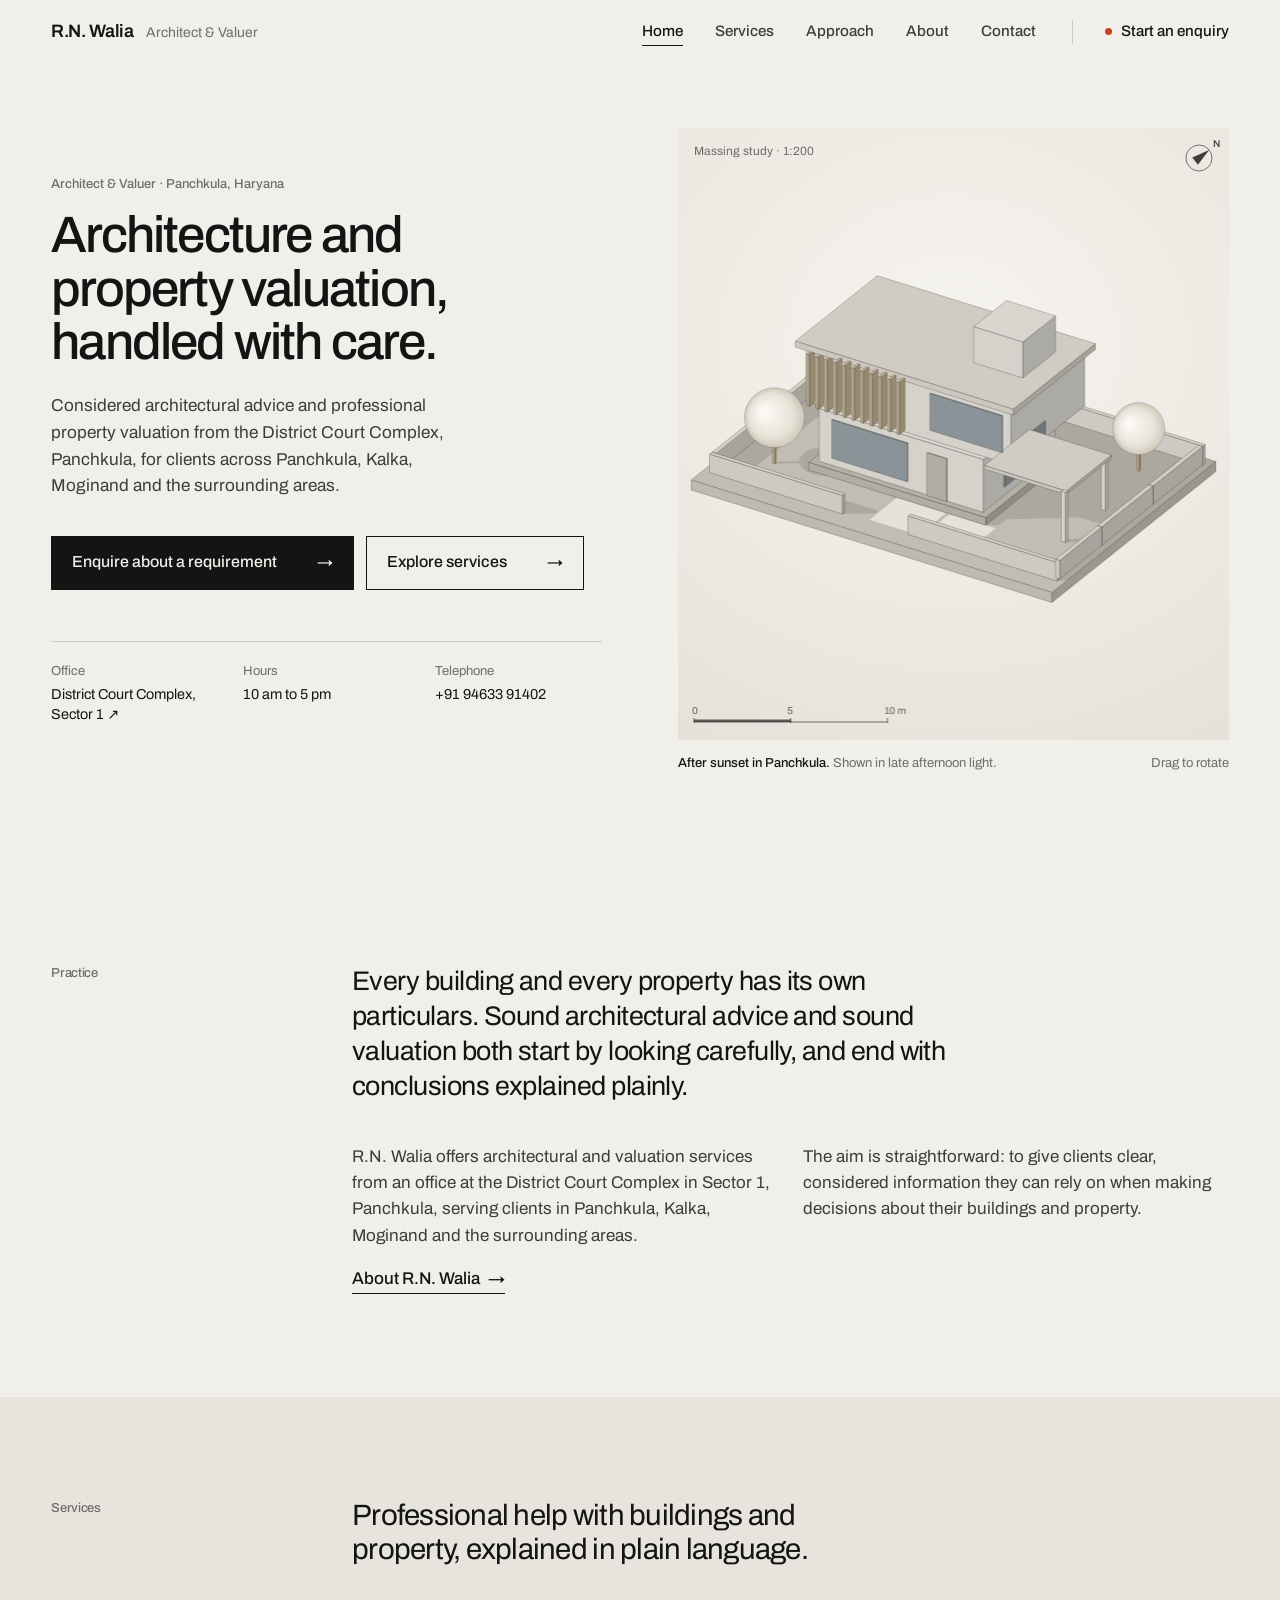
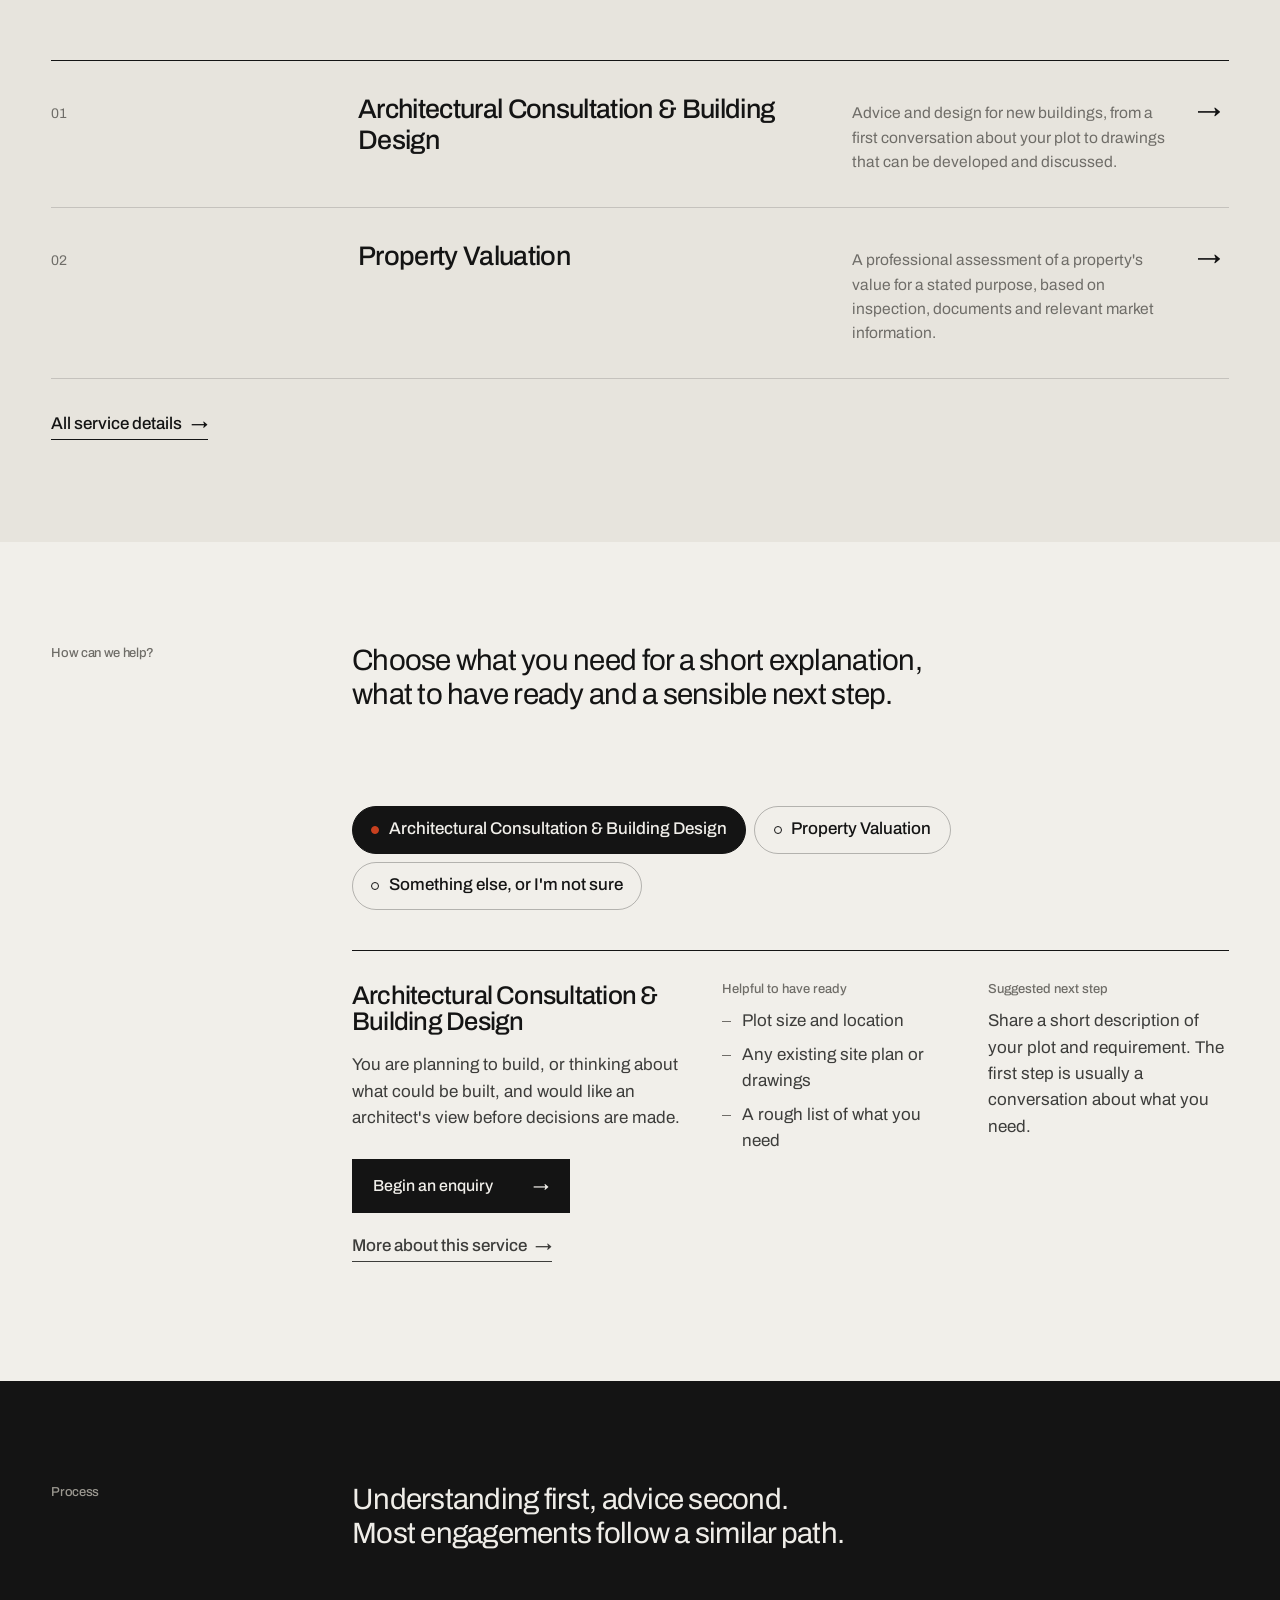
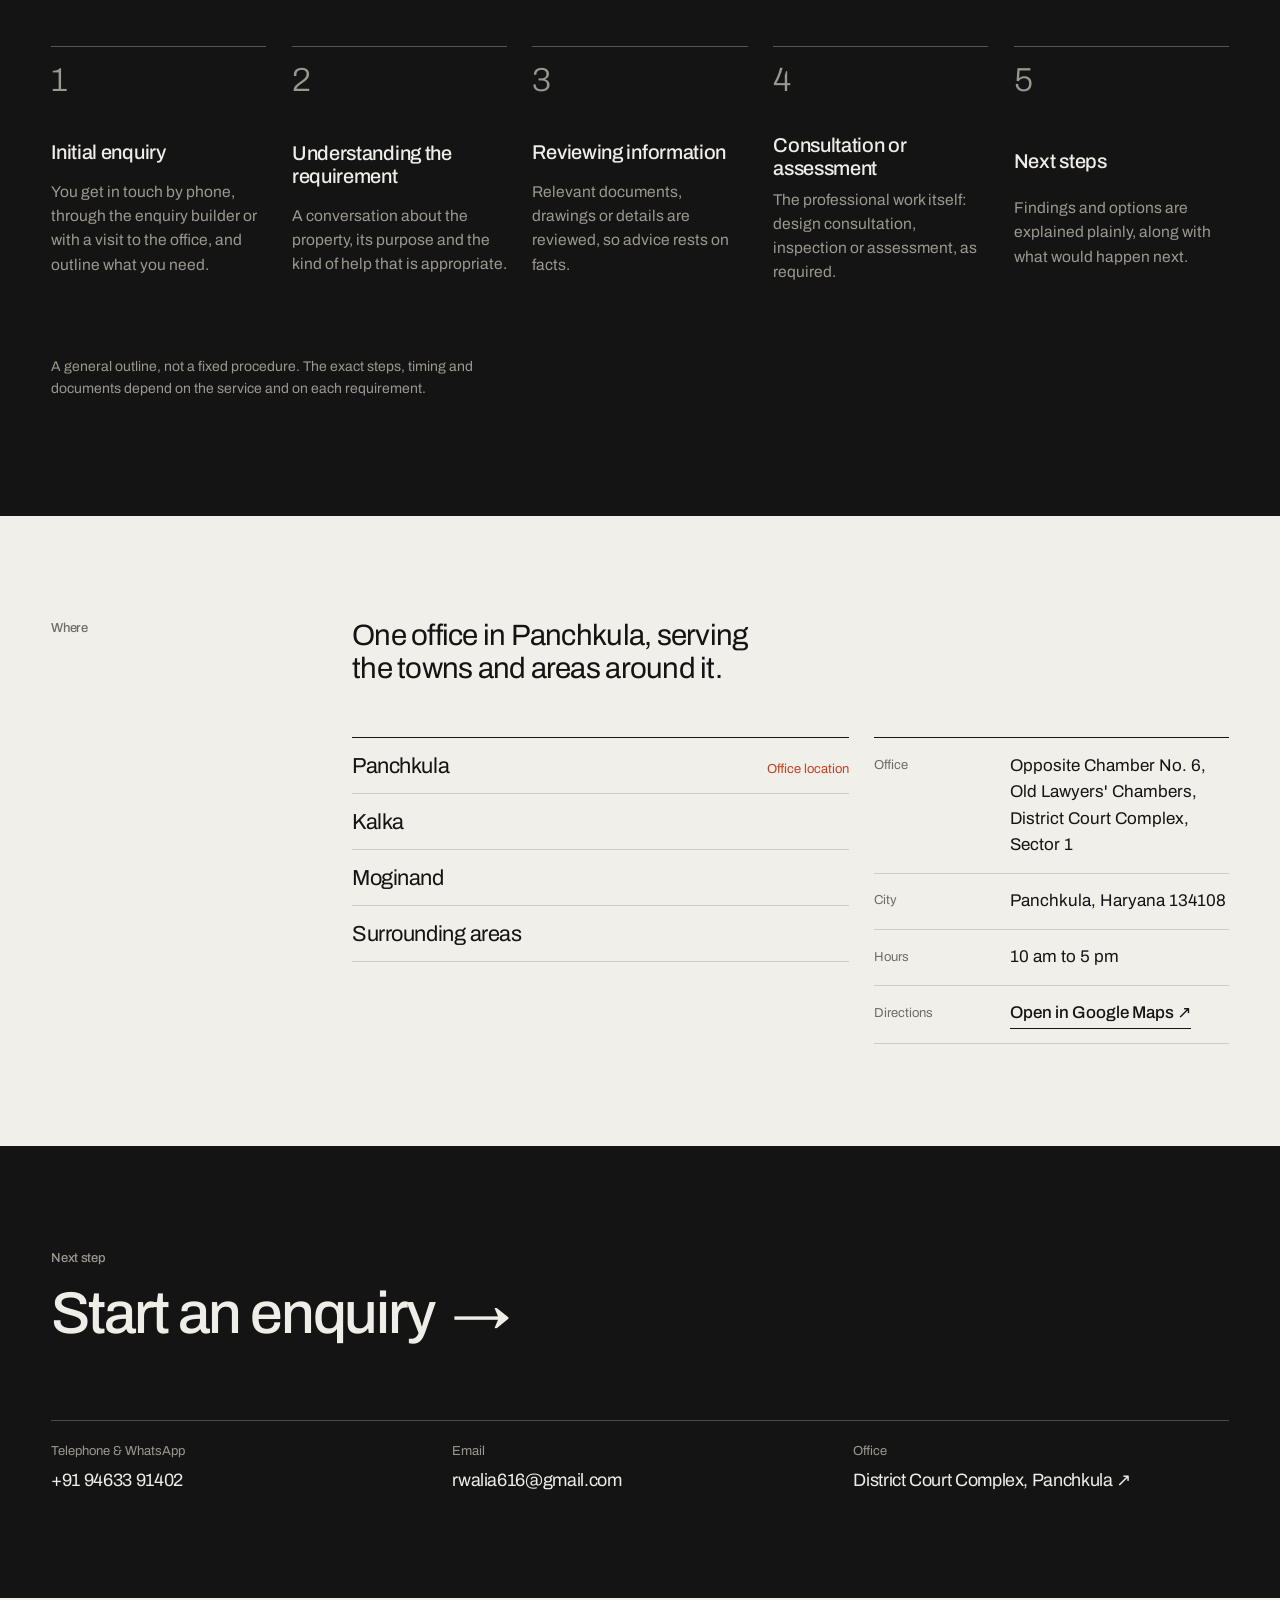
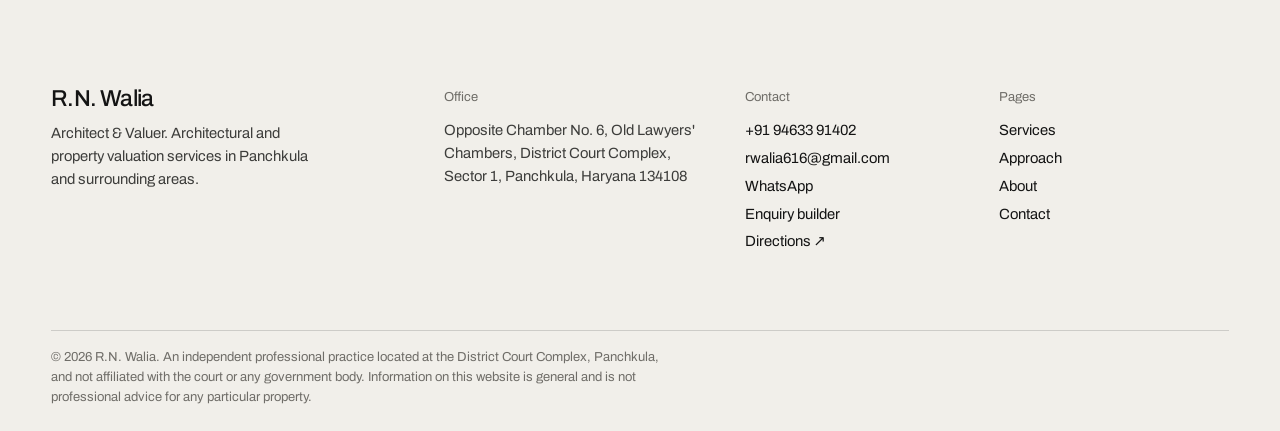
<file: index.html>
<!doctype html>
<html lang="en-IN">
<head>
<meta charset="utf-8">
<meta name="viewport" content="width=device-width, initial-scale=1">
<title>R.N. Walia | Architect &amp; Valuer in Panchkula, Haryana</title>
<meta name="description" content="R.N. Walia, Architect &amp; Valuer. Architectural consultation and property valuation from an office at the District Court Complex, Sector 1, Panchkula. Serving Panchkula, Kalka, Moginand and nearby areas.">
<link rel="canonical" href="https://nikeshwalia.github.io/rn-walia/">
<meta property="og:type" content="website">
<meta property="og:site_name" content="R.N. Walia, Architect &amp; Valuer">
<meta property="og:title" content="R.N. Walia, Architect &amp; Valuer, Panchkula">
<meta property="og:description" content="Architectural consultation and property valuation in Panchkula, Kalka, Moginand and surrounding areas.">
<meta property="og:url" content="https://nikeshwalia.github.io/rn-walia/">
<meta property="og:image" content="https://nikeshwalia.github.io/rn-walia/assets/img/og-image.png">
<meta property="og:image:width" content="1200">
<meta property="og:image:height" content="630">
<meta property="og:image:alt" content="R.N. Walia, Architect &amp; Valuer, Panchkula">
<meta property="og:locale" content="en_IN">
<meta name="twitter:card" content="summary_large_image">
<meta name="theme-color" content="#f1efea">
<link rel="icon" href="assets/img/favicon.svg" type="image/svg+xml">
<link rel="icon" href="assets/img/favicon-32.png" sizes="32x32" type="image/png">
<link rel="apple-touch-icon" href="assets/img/apple-touch-icon.png">
<link rel="manifest" href="site.webmanifest">
<link rel="preconnect" href="https://fonts.googleapis.com">
<link rel="preconnect" href="https://fonts.gstatic.com" crossorigin>
<link rel="stylesheet" href="https://fonts.googleapis.com/css2?family=Archivo:wdth,wght@62..125,300..700&amp;display=swap">
<link rel="stylesheet" href="assets/css/styles.css">
<script>document.documentElement.classList.add("js")</script>
</head>
<body data-page="home" data-dock>
<a class="skip-link" href="#main">Skip to content</a>
<div class="preview-bar" id="preview-bar" hidden></div>

<header class="site-header" id="site-header">
  <div class="wrap header-inner">
    <a class="brand" href="index.html" aria-label="R.N. Walia, Architect and Valuer, home page"><span class="brand-name">R.N. Walia</span><span class="brand-role">Architect &amp; Valuer</span></a>
    <nav class="site-nav" aria-label="Primary">
      <button class="nav-toggle" type="button" aria-expanded="false" aria-controls="nav-menu"><span class="nav-toggle-label">Menu</span><span class="nav-toggle-lines" aria-hidden="true"></span></button>
      <div class="nav-menu" id="nav-menu">
        <ul class="nav-list">
          <li><a href="index.html" data-nav="home">Home</a></li>
          <li><a href="services.html" data-nav="services">Services</a></li>
          <li><a href="approach.html" data-nav="approach">Approach</a></li>
          <li data-portfolio-link hidden><a href="portfolio.html" data-nav="portfolio">Portfolio</a></li>
          <li><a href="about.html" data-nav="about">About</a></li>
          <li><a href="contact.html" data-nav="contact">Contact</a></li>
        </ul>
        <div class="nav-extra">
          <a href="enquiry.html">Start an enquiry →</a>
          <a data-contact="phone" href="#" hidden><span data-contact-text></span></a>
          <a data-contact="email" href="#" hidden><span data-contact-text></span></a>
          <span>District Court Complex, Sector 1, Panchkula</span>
        </div>
        <a class="nav-cta" href="enquiry.html"><span class="dot" aria-hidden="true"></span>Start an enquiry</a>
      </div>
    </nav>
  </div>
</header>

<main id="main">

  <!-- Hero -->
  <section class="hero" aria-labelledby="hero-title">
    <div class="wrap hero-grid">
      <div class="hero-copy">
        <p class="label reveal">Architect &amp; Valuer · Panchkula, Haryana</p>
        <h1 id="hero-title" class="hero-title reveal" style="--i:1">Architecture and property valuation, handled with care.</h1>
        <p class="hero-lede reveal" style="--i:2">Considered architectural advice and professional property valuation from the District Court Complex, Panchkula, for clients across Panchkula, Kalka, Moginand and the surrounding areas.</p>
        <div class="h-cta reveal" style="--i:3">
          <a class="btn" href="enquiry.html">Enquire about a requirement <span class="arr" aria-hidden="true">→</span></a>
          <a class="btn btn-line" href="services.html">Explore services <span class="arr" aria-hidden="true">→</span></a>
        </div>
        <dl class="hero-facts reveal" style="--i:4">
          <div><dt>Office</dt><dd><a data-contact="directions" href="https://www.google.com/maps/dir/?api=1&amp;destination=District%20Court%20Complex%2C%20Sector%201%2C%20Panchkula%2C%20Haryana%20134108" target="_blank" rel="noopener">District Court Complex, Sector 1 ↗</a></dd></div>
          <div data-requires-hours hidden><dt>Hours</dt><dd data-hours-text></dd></div>
          <div data-requires-phone hidden><dt>Telephone</dt><dd><a data-contact="phone" href="#" hidden><span data-contact-text></span></a></dd></div>
        </dl>
      </div>
      <figure class="model-fig hero-visual reveal" style="--i:2">
        <div class="model" data-model>
          <canvas role="img" tabindex="0" aria-label="Interactive massing model of a two-storey house with shadows cast by the current sun over Panchkula. Drag, or use the arrow keys, to rotate."></canvas>
          <span class="model-tag">Massing study · 1:200</span>
        </div>
        <figcaption class="model-cap">
          <span data-sun-readout>Shadows follow the sun over Panchkula.</span>
          <span data-model-hint>Drag to rotate</span>
        </figcaption>
      </figure>
    </div>
  </section>

  <!-- Practice -->
  <section class="section statement" aria-labelledby="practice-h">
    <div class="wrap grid">
      <h2 id="practice-h" class="label c-label reveal">Practice</h2>
      <div class="c-main">
        <p class="t-statement reveal">Every building and every property has its own particulars. Sound architectural advice and sound valuation both start by looking carefully, and end with conclusions explained plainly.</p>
        <div class="prose reveal">
          <p>R.N. Walia offers architectural and valuation services from an office at the District Court Complex in Sector 1, Panchkula, serving clients in Panchkula, Kalka, Moginand and the surrounding areas.</p>
          <p>The aim is straightforward: to give clients clear, considered information they can rely on when making decisions about their buildings and property.</p>
        </div>
        <a class="link reveal" href="about.html">About R.N. Walia <span class="arr" aria-hidden="true">→</span></a>
      </div>
    </div>
  </section>

  <!-- Services -->
  <section class="section alt" aria-labelledby="services-h">
    <div class="wrap">
      <div class="grid section-title">
        <h2 id="services-h" class="label c-label reveal">Services</h2>
        <p class="t-l c-main-8 reveal">Professional help with buildings and property, explained in plain language.</p>
      </div>
      <ul class="index" id="service-index"></ul>
      <noscript><p>Please see the <a class="inline-link" href="services.html">services page</a>.</p></noscript>
      <div class="index-foot"><a class="link" href="services.html">All service details <span class="arr" aria-hidden="true">→</span></a></div>
    </div>
  </section>

  <!-- Guide -->
  <section class="section" aria-labelledby="guide-h">
    <div class="wrap">
      <div class="grid section-title">
        <h2 id="guide-h" class="label c-label reveal">How can we help?</h2>
        <p class="t-l c-main-8 reveal">Choose what you need for a short explanation, what to have ready and a sensible next step.</p>
      </div>
      <div class="grid" id="discover">
        <fieldset class="guide-opts c-main reveal">
          <legend class="visually-hidden">I am looking for help with</legend>
          <div class="chips"></div>
        </fieldset>
        <div class="guide-panel c-main reveal" aria-live="polite"></div>
      </div>
      <noscript><p>See the <a class="inline-link" href="services.html">services page</a> for details.</p></noscript>
    </div>
  </section>

  <!-- Process -->
  <section class="section dark" aria-labelledby="process-h">
    <div class="wrap">
      <div class="grid section-title">
        <h2 id="process-h" class="label c-label reveal">Process</h2>
        <p class="t-l c-main-8 reveal">Understanding first, advice second. Most engagements follow a similar path.</p>
      </div>
      <ol class="steps">
        <li class="step" style="--i:0"><h3>Initial enquiry</h3><p>You get in touch by phone, through the enquiry builder or with a visit to the office, and outline what you need.</p></li>
        <li class="step" style="--i:1"><h3>Understanding the requirement</h3><p>A conversation about the property, its purpose and the kind of help that is appropriate.</p></li>
        <li class="step" style="--i:2"><h3>Reviewing information</h3><p>Relevant documents, drawings or details are reviewed, so advice rests on facts.</p></li>
        <li class="step" style="--i:3"><h3>Consultation or assessment</h3><p>The professional work itself: design consultation, inspection or assessment, as required.</p></li>
        <li class="step" style="--i:4"><h3>Next steps</h3><p>Findings and options are explained plainly, along with what would happen next.</p></li>
      </ol>
      <p class="footnote">A general outline, not a fixed procedure. The exact steps, timing and documents depend on the service and on each requirement.</p>
    </div>
  </section>

  <!-- Where -->
  <section class="section" aria-labelledby="where-h">
    <div class="wrap grid">
      <h2 id="where-h" class="label c-label reveal">Where</h2>
      <div class="c-main">
        <p class="t-l reveal" style="margin-bottom:clamp(2rem,4vw,3.5rem);max-width:18em">One office in Panchkula, serving the towns and areas around it.</p>
        <div class="where-grid">
          <ul class="areas reveal" data-area-list>
            <li class="is-office"><span>Panchkula</span><small>Office location</small></li><li><span>Kalka</span></li><li><span>Moginand</span></li><li><span>Surrounding areas</span></li>
          </ul>
          <dl class="kv reveal">
            <div><dt>Office</dt><dd data-bind="office.street">Opposite Chamber No. 6, Old Lawyers' Chambers, District Court Complex, Sector 1</dd></div>
            <div><dt>City</dt><dd><span data-bind="office.locality">Panchkula</span>, <span data-bind="office.region">Haryana</span> <span data-bind="office.postalCode">134108</span></dd></div>
            <div data-requires-hours hidden><dt>Hours</dt><dd data-hours-text></dd></div>
            <div><dt>Directions</dt><dd><a class="link" data-contact="directions" href="https://www.google.com/maps/dir/?api=1&amp;destination=District%20Court%20Complex%2C%20Sector%201%2C%20Panchkula%2C%20Haryana%20134108" target="_blank" rel="noopener">Open in Google Maps ↗</a></dd></div>
          </dl>
        </div>
      </div>
    </div>
  </section>

  <!-- Next step -->
  <section class="section dark" aria-labelledby="next-h">
    <div class="wrap">
      <h2 id="next-h" class="label reveal">Next step</h2>
      <a class="cta-big reveal" href="enquiry.html">Start an enquiry <span class="arr" aria-hidden="true">→</span></a>
      <div class="cta-contacts reveal">
        <div data-requires-phone hidden><span>Telephone &amp; WhatsApp</span><a data-contact="phone" href="#" hidden><span data-contact-text></span></a></div>
        <div data-requires-email hidden><span>Email</span><a data-contact="email" href="#" hidden><span data-contact-text></span></a></div>
        <div><span>Office</span><a data-contact="directions" href="https://www.google.com/maps/dir/?api=1&amp;destination=District%20Court%20Complex%2C%20Sector%201%2C%20Panchkula%2C%20Haryana%20134108" target="_blank" rel="noopener">District Court Complex, Panchkula ↗</a></div>
      </div>
    </div>
  </section>

</main>

<footer class="site-footer">
  <div class="wrap">
    <div class="footer-grid">
      <div>
        <span class="f-brand">R.N. Walia</span>
        <p>Architect &amp; Valuer. Architectural and property valuation services in Panchkula and surrounding areas.</p>
      </div>
      <div>
        <span class="f-label">Office</span>
        <address><span data-bind="office.street">Opposite Chamber No. 6, Old Lawyers' Chambers, District Court Complex, Sector 1</span>, <span data-bind="office.locality">Panchkula</span>, <span data-bind="office.region">Haryana</span> <span data-bind="office.postalCode">134108</span></address>
      </div>
      <div>
        <span class="f-label">Contact</span>
        <ul>
          <li><a data-contact="phone" href="#" hidden><span data-contact-text></span></a></li>
          <li><a data-contact="email" href="#" hidden><span data-contact-text></span></a></li>
          <li><a data-contact="whatsapp" href="#" hidden>WhatsApp</a></li>
          <li><a href="enquiry.html">Enquiry builder</a></li>
          <li><a data-contact="directions" href="https://www.google.com/maps/dir/?api=1&amp;destination=District%20Court%20Complex%2C%20Sector%201%2C%20Panchkula%2C%20Haryana%20134108" target="_blank" rel="noopener">Directions ↗</a></li>
        </ul>
      </div>
      <div>
        <span class="f-label">Pages</span>
        <ul>
          <li><a href="services.html">Services</a></li>
          <li><a href="approach.html">Approach</a></li>
          <li><a href="about.html">About</a></li>
          <li><a href="contact.html">Contact</a></li>
        </ul>
      </div>
    </div>
    <div class="footer-legal">
      <p>© <span data-year>2026</span> R.N. Walia. An independent professional practice located at the District Court Complex, Panchkula, and not affiliated with the court or any government body. Information on this website is general and is not professional advice for any particular property.</p>
    </div>
  </div>
</footer>

<script src="assets/js/config.js"></script>
<script src="assets/js/app.js"></script>
<script src="assets/js/model.js"></script>
</body>
</html>
</file>
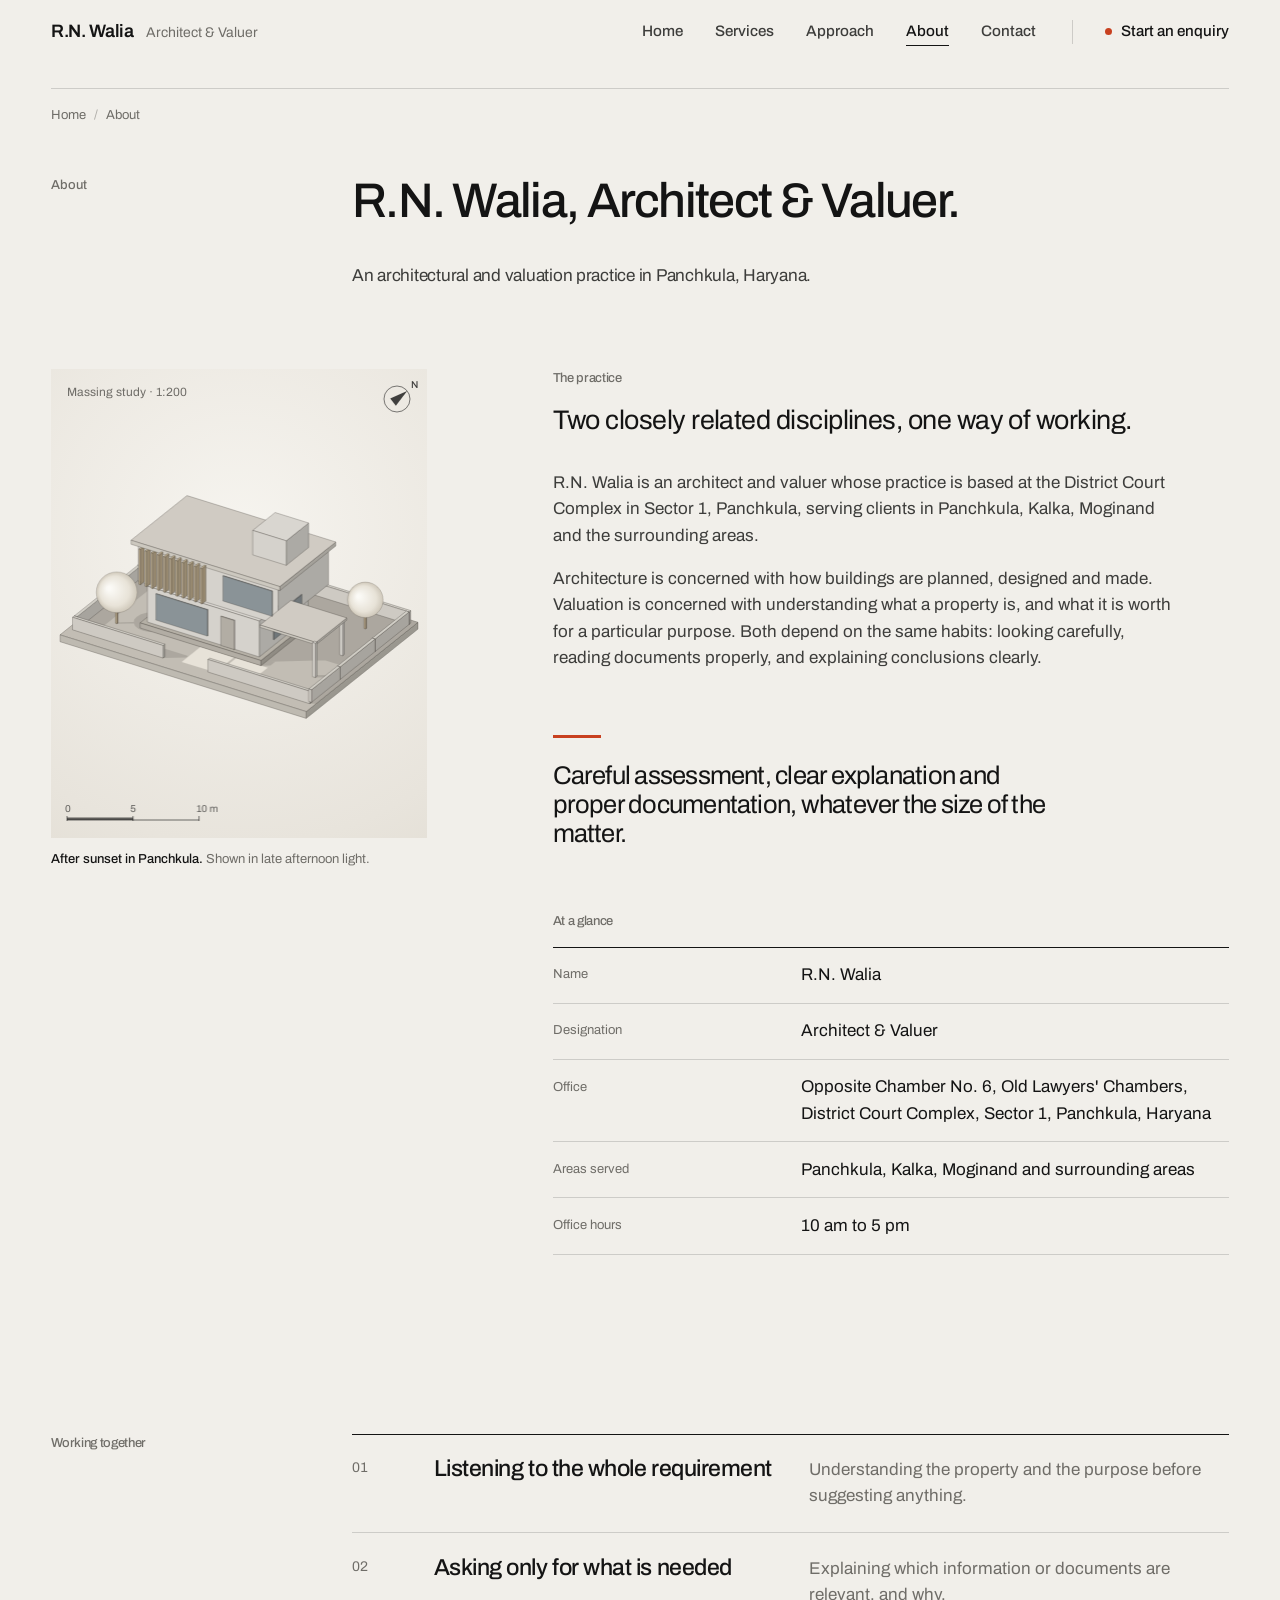
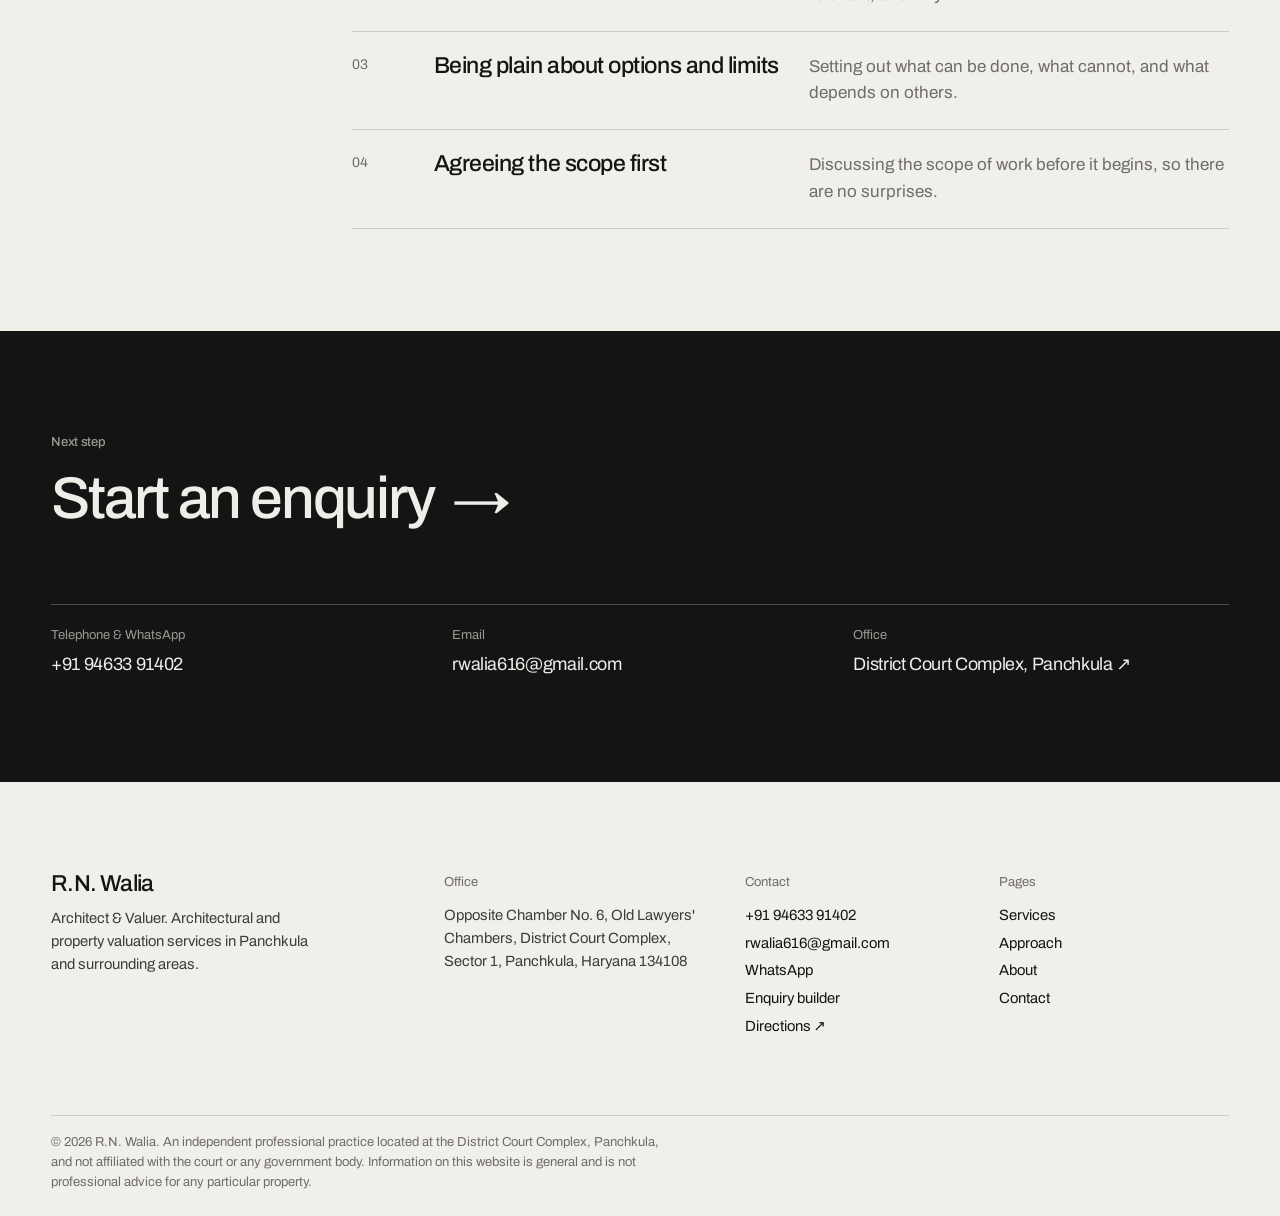
<file: about.html>
<!doctype html>
<html lang="en-IN">
<head>
<meta charset="utf-8">
<meta name="viewport" content="width=device-width, initial-scale=1">
<title>About R.N. Walia, Architect &amp; Valuer, Panchkula</title>
<meta name="description" content="About R.N. Walia, Architect &amp; Valuer, with an office at the District Court Complex, Sector 1, Panchkula, serving Panchkula, Kalka, Moginand and surrounding areas.">
<link rel="canonical" href="https://nikeshwalia.github.io/rn-walia/about.html">
<meta property="og:type" content="website">
<meta property="og:site_name" content="R.N. Walia, Architect &amp; Valuer">
<meta property="og:title" content="About R.N. Walia, Architect &amp; Valuer, Panchkula">
<meta property="og:description" content="About R.N. Walia, Architect &amp; Valuer, with an office at the District Court Complex, Sector 1, Panchkula, serving Panchkula, Kalka, Moginand and surrounding areas.">
<meta property="og:url" content="https://nikeshwalia.github.io/rn-walia/about.html">
<meta property="og:image" content="https://nikeshwalia.github.io/rn-walia/assets/img/og-image.png">
<meta property="og:image:width" content="1200">
<meta property="og:image:height" content="630">
<meta property="og:image:alt" content="R.N. Walia, Architect &amp; Valuer, Panchkula">
<meta property="og:locale" content="en_IN">
<meta name="twitter:card" content="summary_large_image">
<meta name="theme-color" content="#f1efea">
<link rel="icon" href="assets/img/favicon.svg" type="image/svg+xml">
<link rel="icon" href="assets/img/favicon-32.png" sizes="32x32" type="image/png">
<link rel="apple-touch-icon" href="assets/img/apple-touch-icon.png">
<link rel="manifest" href="site.webmanifest">
<link rel="preconnect" href="https://fonts.googleapis.com">
<link rel="preconnect" href="https://fonts.gstatic.com" crossorigin>
<link rel="stylesheet" href="https://fonts.googleapis.com/css2?family=Archivo:wdth,wght@62..125,300..700&amp;display=swap">
<link rel="stylesheet" href="assets/css/styles.css">
<script>document.documentElement.classList.add("js")</script>
</head>
<body data-page="about" data-dock>
<a class="skip-link" href="#main">Skip to content</a>
<div class="preview-bar" id="preview-bar" hidden></div>

<header class="site-header" id="site-header">
  <div class="wrap header-inner">
    <a class="brand" href="index.html" aria-label="R.N. Walia, Architect and Valuer, home page"><span class="brand-name">R.N. Walia</span><span class="brand-role">Architect &amp; Valuer</span></a>
    <nav class="site-nav" aria-label="Primary">
      <button class="nav-toggle" type="button" aria-expanded="false" aria-controls="nav-menu"><span class="nav-toggle-label">Menu</span><span class="nav-toggle-lines" aria-hidden="true"></span></button>
      <div class="nav-menu" id="nav-menu">
        <ul class="nav-list">
          <li><a href="index.html" data-nav="home">Home</a></li>
          <li><a href="services.html" data-nav="services">Services</a></li>
          <li><a href="approach.html" data-nav="approach">Approach</a></li>
          <li data-portfolio-link hidden><a href="portfolio.html" data-nav="portfolio">Portfolio</a></li>
          <li><a href="about.html" data-nav="about">About</a></li>
          <li><a href="contact.html" data-nav="contact">Contact</a></li>
        </ul>
        <div class="nav-extra">
          <a href="enquiry.html">Start an enquiry →</a>
          <a data-contact="phone" href="#" hidden><span data-contact-text></span></a>
          <a data-contact="email" href="#" hidden><span data-contact-text></span></a>
          <span>District Court Complex, Sector 1, Panchkula</span>
        </div>
        <a class="nav-cta" href="enquiry.html"><span class="dot" aria-hidden="true"></span>Start an enquiry</a>
      </div>
    </nav>
  </div>
</header>

<main id="main">

  <section class="page-hero" aria-labelledby="page-title">
    <div class="wrap">
      <ol class="crumbs"><li><a href="index.html">Home</a></li><li><span aria-current="page">About</span></li></ol>
      <div class="grid">
        <p class="label c-label">About</p>
        <div class="c-main">
          <h1 id="page-title" class="t-xl reveal">R.N. Walia, Architect &amp; Valuer.</h1>
          <p class="t-m ph-lede t-body reveal" style="--i:1">An architectural and valuation practice in Panchkula, Haryana.</p>
        </div>
      </div>
    </div>
  </section>

  <section class="section-sm" aria-labelledby="about-h" style="padding-top:0">
    <div class="wrap">
      <div class="two-col">
        <div class="tc-a">
          <figure class="portrait model-fig reveal" id="portrait">
            <div class="model model-sm" data-model>
              <canvas role="img" tabindex="0" aria-label="Interactive massing model of a two-storey house. Drag, or use the arrow keys, to rotate."></canvas>
              <span class="model-tag">Massing study · 1:200</span>
            </div>
            <figcaption class="model-cap"><span data-sun-readout>Shadows follow the sun over Panchkula.</span></figcaption>
          </figure>
          <figure id="office-photo" class="portrait" style="margin-top:2rem" hidden></figure>
        </div>
        <div class="tc-b">
          <h2 id="about-h" class="label reveal">The practice</h2>
          <p class="t-statement reveal" style="margin-bottom:2rem">Two closely related disciplines, one way of working.</p>
          <div class="prose reveal">
            <p>R.N. Walia is an architect and valuer whose practice is based at the District Court Complex in Sector 1, Panchkula, serving clients in Panchkula, Kalka, Moginand and the surrounding areas.</p>
            <p>Architecture is concerned with how buildings are planned, designed and made. Valuation is concerned with understanding what a property is, and what it is worth for a particular purpose. Both depend on the same habits: looking carefully, reading documents properly, and explaining conclusions clearly.</p>
          </div>
          <blockquote class="pull reveal">Careful assessment, clear explanation and proper documentation, whatever the size of the matter.</blockquote>
          <h2 class="label reveal" style="margin-top:3rem">At a glance</h2>
          <dl class="kv kv-wide reveal" id="about-facts">
            <div><dt>Name</dt><dd>R.N. Walia</dd></div>
            <div><dt>Designation</dt><dd>Architect &amp; Valuer</dd></div>
            <div><dt>Office</dt><dd>Opposite Chamber No. 6, Old Lawyers' Chambers, District Court Complex, Sector 1, Panchkula, Haryana</dd></div>
            <div><dt>Areas served</dt><dd>Panchkula, Kalka, Moginand and surrounding areas</dd></div>
          </dl>
        </div>
      </div>
    </div>
  </section>

  <section class="section" aria-labelledby="expect-h">
    <div class="wrap grid">
      <h2 id="expect-h" class="label c-label reveal">Working together</h2>
      <div class="c-main">
        <ul class="values reveal">
          <li><span class="n">01</span><h3>Listening to the whole requirement</h3><p>Understanding the property and the purpose before suggesting anything.</p></li>
          <li><span class="n">02</span><h3>Asking only for what is needed</h3><p>Explaining which information or documents are relevant, and why.</p></li>
          <li><span class="n">03</span><h3>Being plain about options and limits</h3><p>Setting out what can be done, what cannot, and what depends on others.</p></li>
          <li><span class="n">04</span><h3>Agreeing the scope first</h3><p>Discussing the scope of work before it begins, so there are no surprises.</p></li>
        </ul>
      </div>
    </div>
  </section>

  <section class="section dark" aria-labelledby="next-h">
    <div class="wrap">
      <h2 id="next-h" class="label reveal">Next step</h2>
      <a class="cta-big reveal" href="enquiry.html">Start an enquiry <span class="arr" aria-hidden="true">→</span></a>
      <div class="cta-contacts reveal">
        <div data-requires-phone hidden><span>Telephone &amp; WhatsApp</span><a data-contact="phone" href="#" hidden><span data-contact-text></span></a></div>
        <div data-requires-email hidden><span>Email</span><a data-contact="email" href="#" hidden><span data-contact-text></span></a></div>
        <div><span>Office</span><a data-contact="directions" href="https://www.google.com/maps/dir/?api=1&amp;destination=District%20Court%20Complex%2C%20Sector%201%2C%20Panchkula%2C%20Haryana%20134108" target="_blank" rel="noopener">District Court Complex, Panchkula ↗</a></div>
      </div>
    </div>
  </section>

</main>

<footer class="site-footer">
  <div class="wrap">
    <div class="footer-grid">
      <div>
        <span class="f-brand">R.N. Walia</span>
        <p>Architect &amp; Valuer. Architectural and property valuation services in Panchkula and surrounding areas.</p>
      </div>
      <div>
        <span class="f-label">Office</span>
        <address><span data-bind="office.street">Opposite Chamber No. 6, Old Lawyers' Chambers, District Court Complex, Sector 1</span>, <span data-bind="office.locality">Panchkula</span>, <span data-bind="office.region">Haryana</span> <span data-bind="office.postalCode">134108</span></address>
      </div>
      <div>
        <span class="f-label">Contact</span>
        <ul>
          <li><a data-contact="phone" href="#" hidden><span data-contact-text></span></a></li>
          <li><a data-contact="email" href="#" hidden><span data-contact-text></span></a></li>
          <li><a data-contact="whatsapp" href="#" hidden>WhatsApp</a></li>
          <li><a href="enquiry.html">Enquiry builder</a></li>
          <li><a data-contact="directions" href="https://www.google.com/maps/dir/?api=1&amp;destination=District%20Court%20Complex%2C%20Sector%201%2C%20Panchkula%2C%20Haryana%20134108" target="_blank" rel="noopener">Directions ↗</a></li>
        </ul>
      </div>
      <div>
        <span class="f-label">Pages</span>
        <ul>
          <li><a href="services.html">Services</a></li>
          <li><a href="approach.html">Approach</a></li>
          <li><a href="about.html">About</a></li>
          <li><a href="contact.html">Contact</a></li>
        </ul>
      </div>
    </div>
    <div class="footer-legal">
      <p>© <span data-year>2026</span> R.N. Walia. An independent professional practice located at the District Court Complex, Panchkula, and not affiliated with the court or any government body. Information on this website is general and is not professional advice for any particular property.</p>
    </div>
  </div>
</footer>

<script src="assets/js/config.js"></script>
<script src="assets/js/app.js"></script>
<script src="assets/js/model.js"></script>
</body>
</html>
</file>
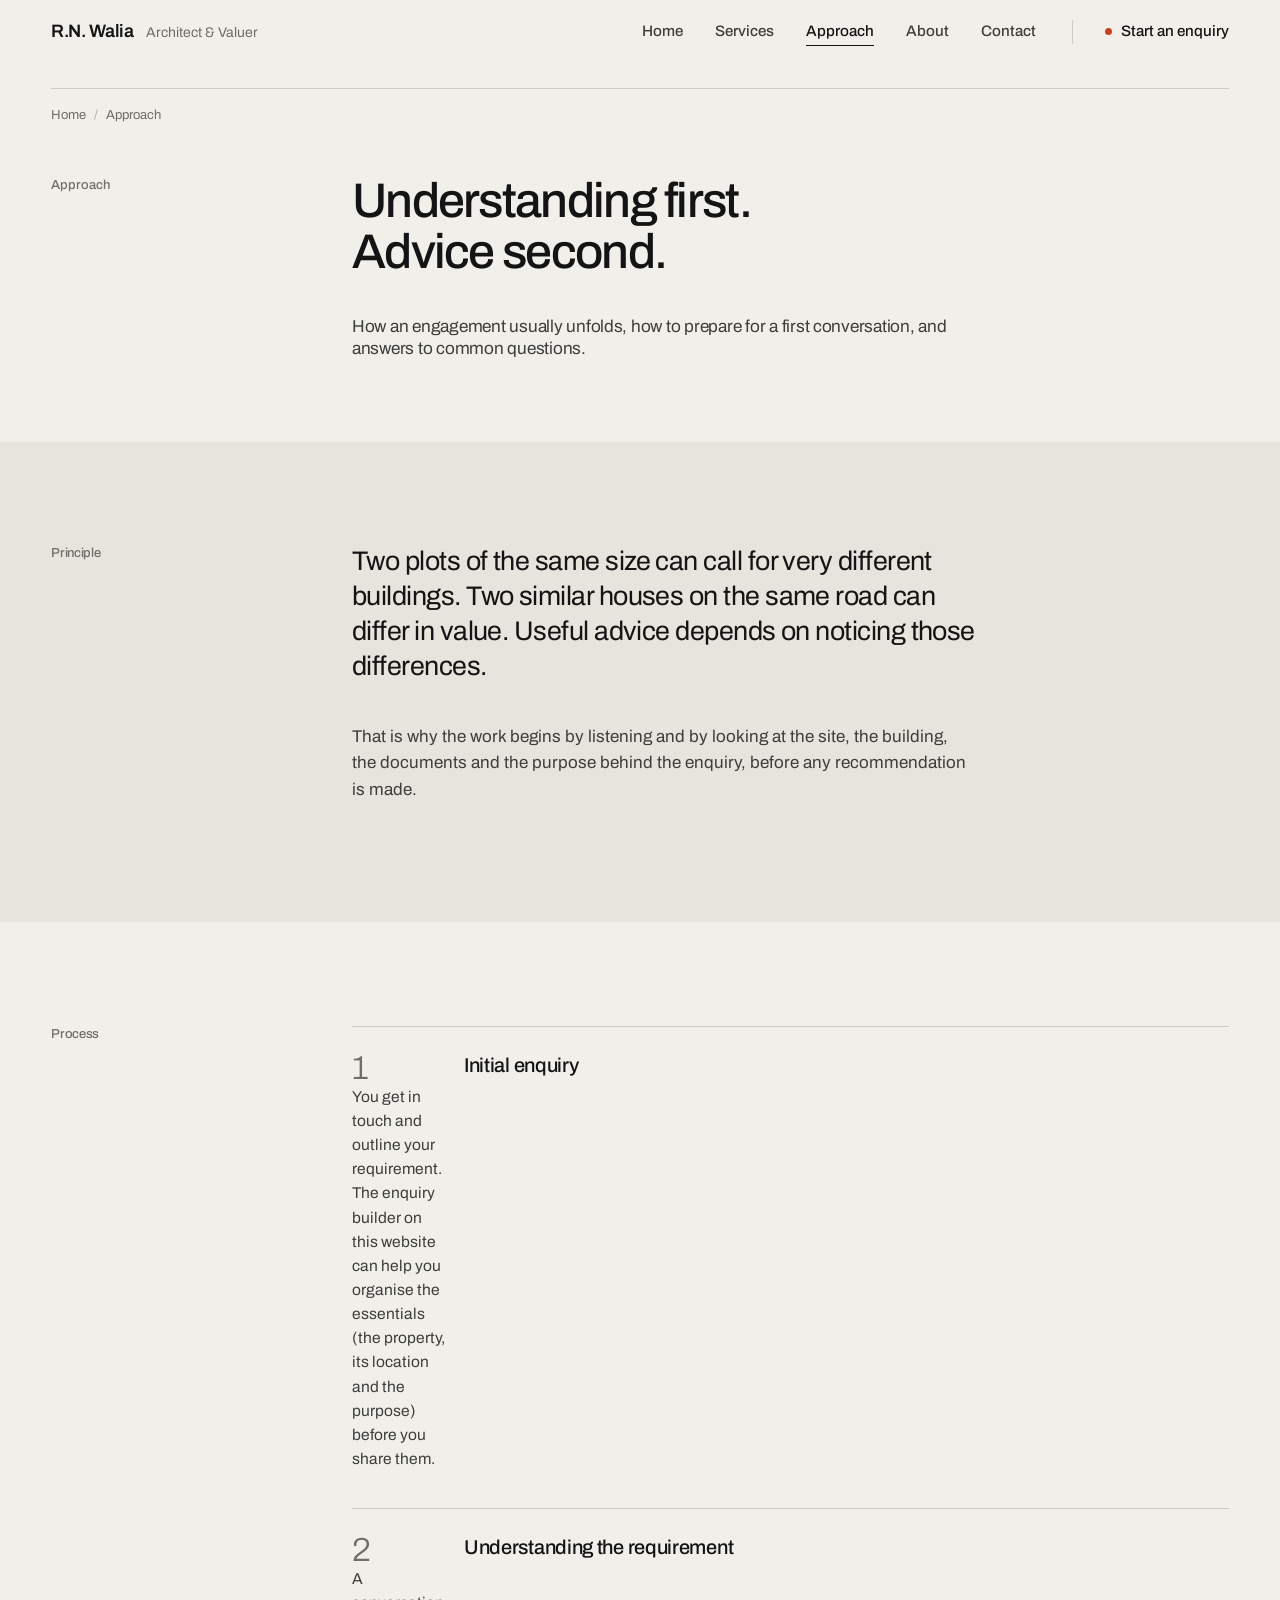
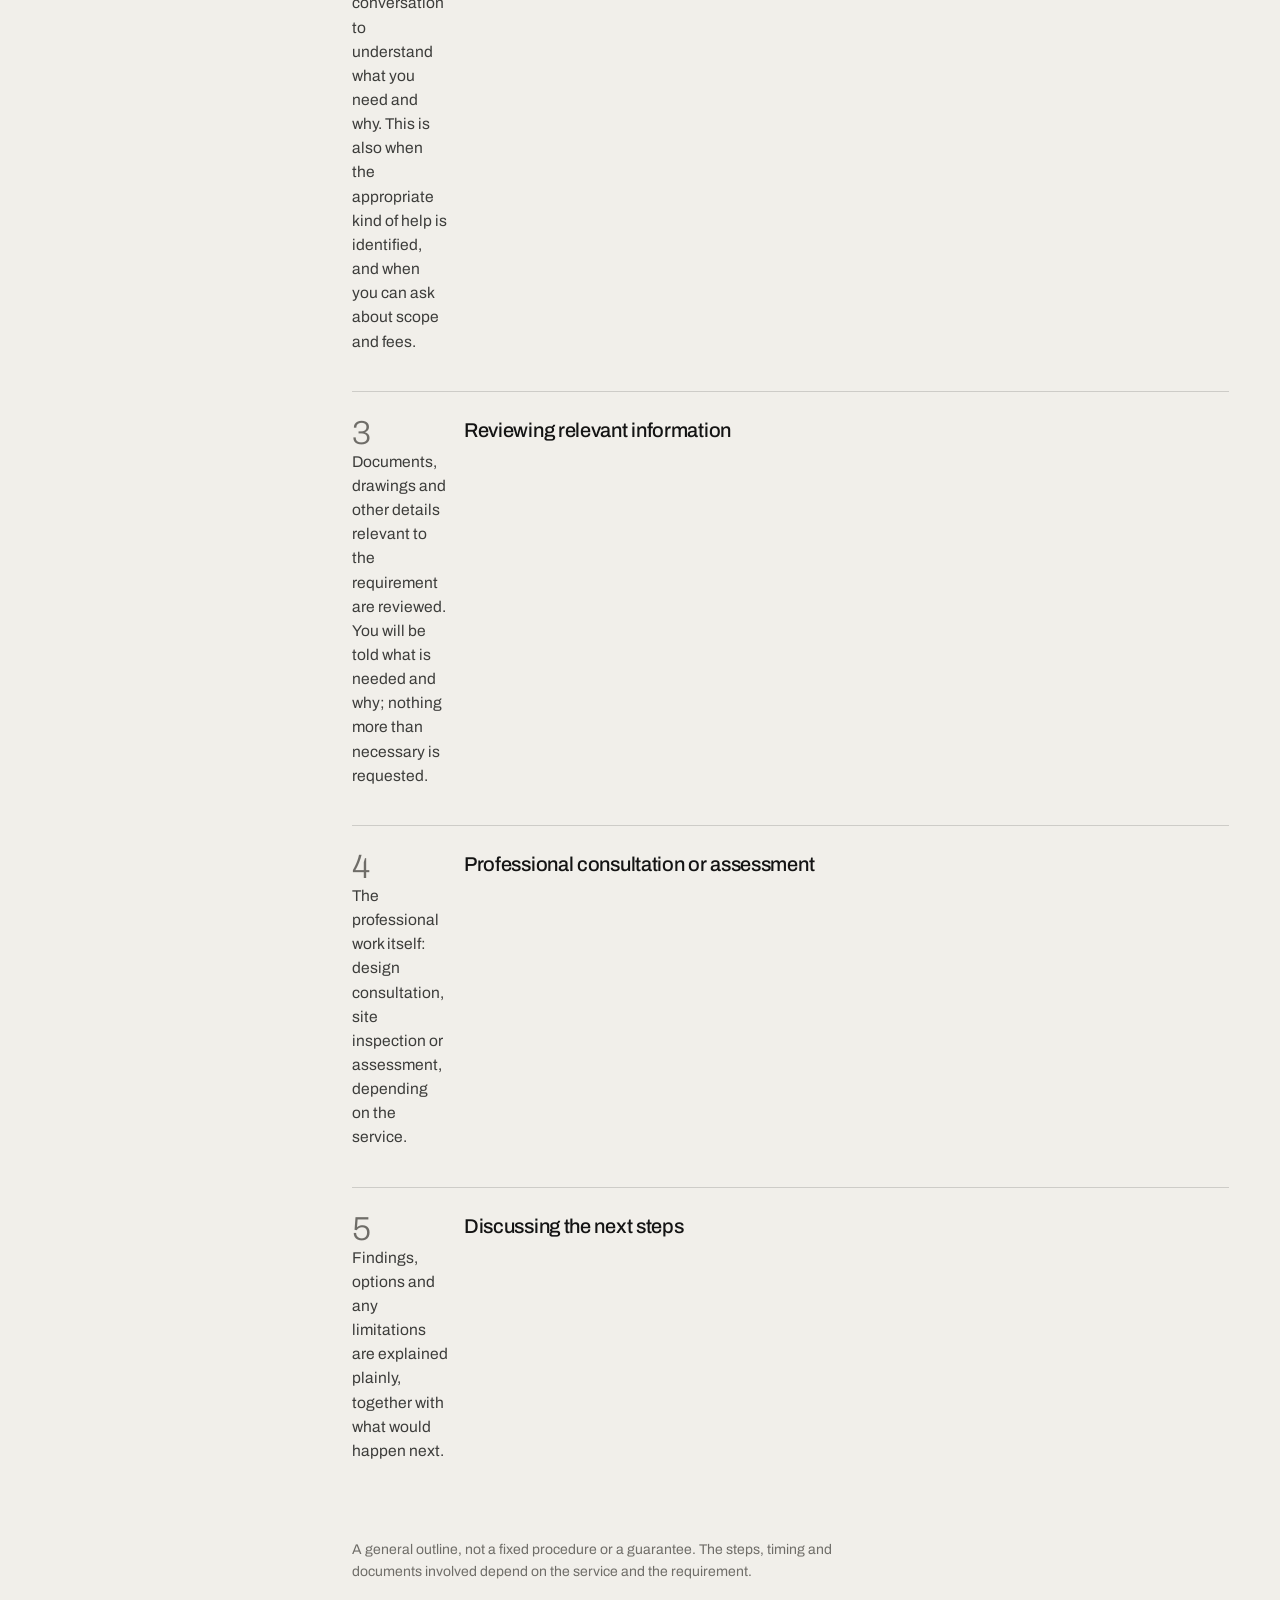
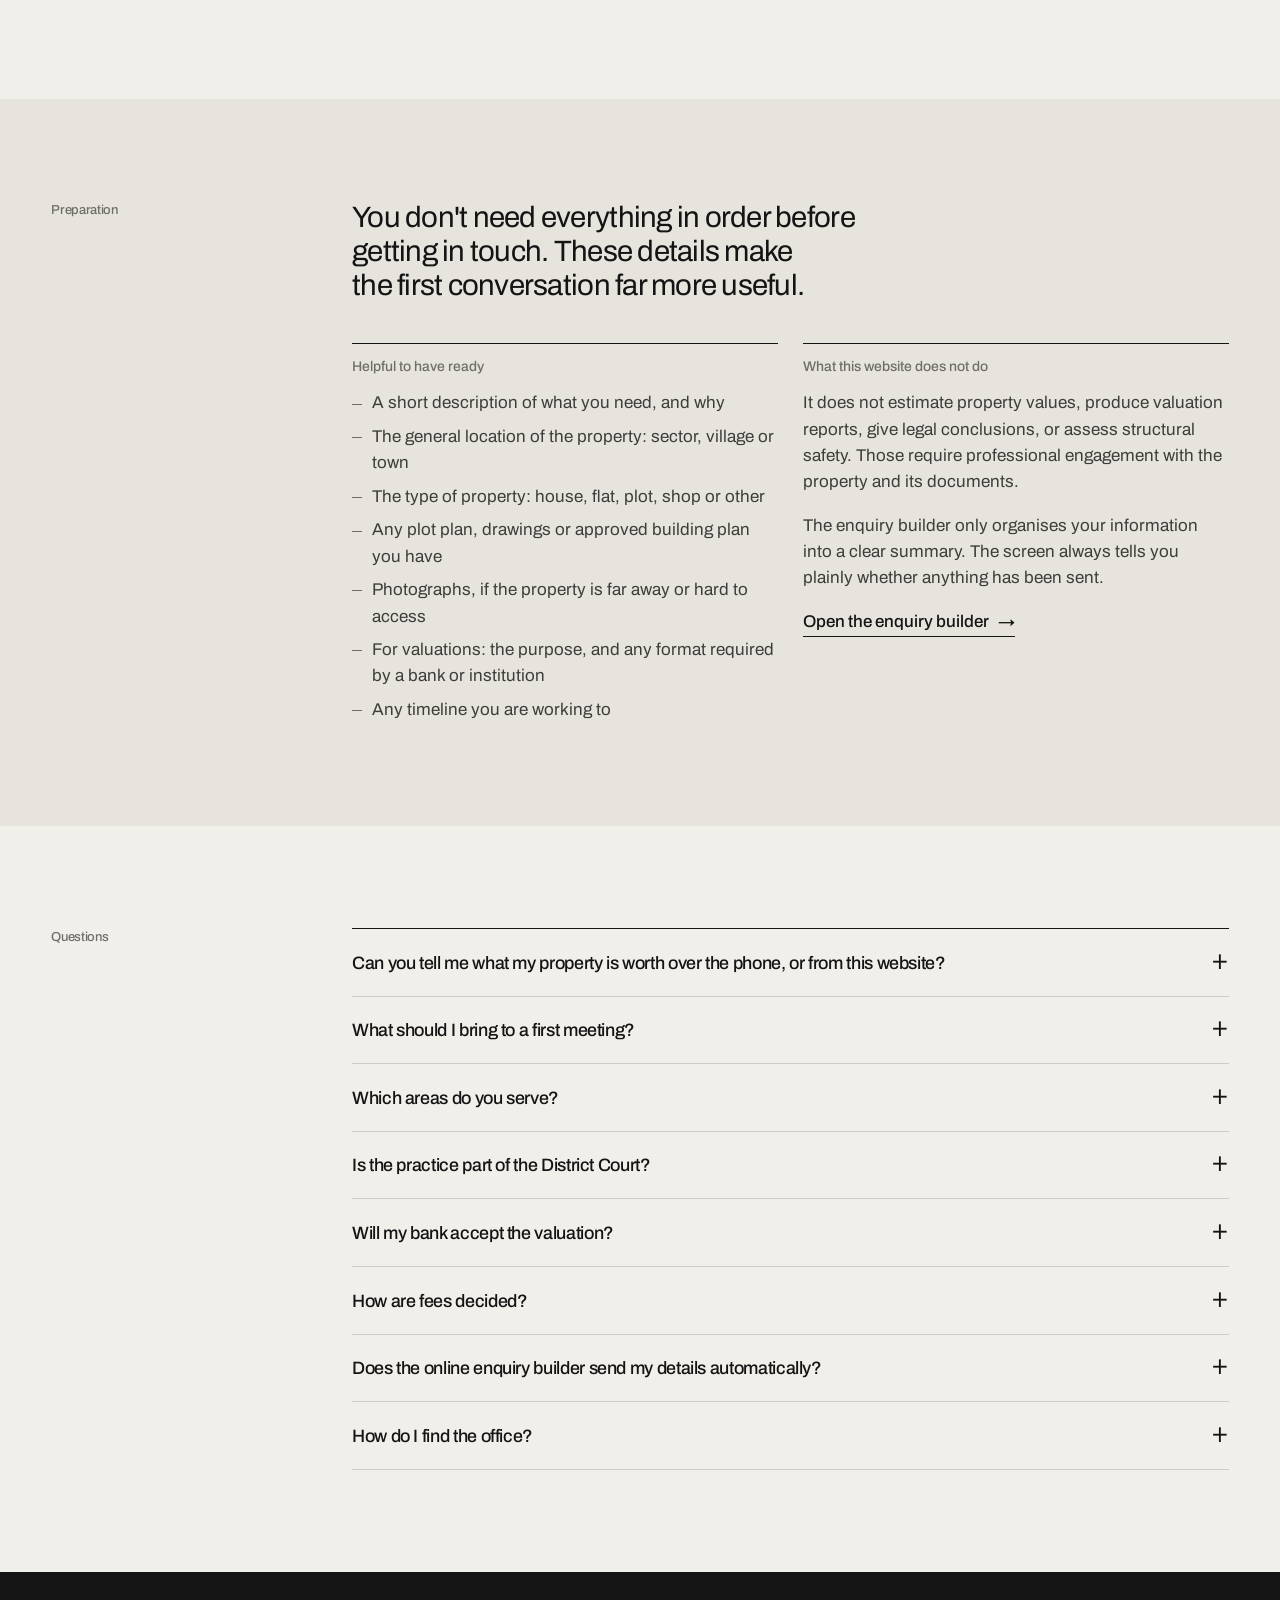
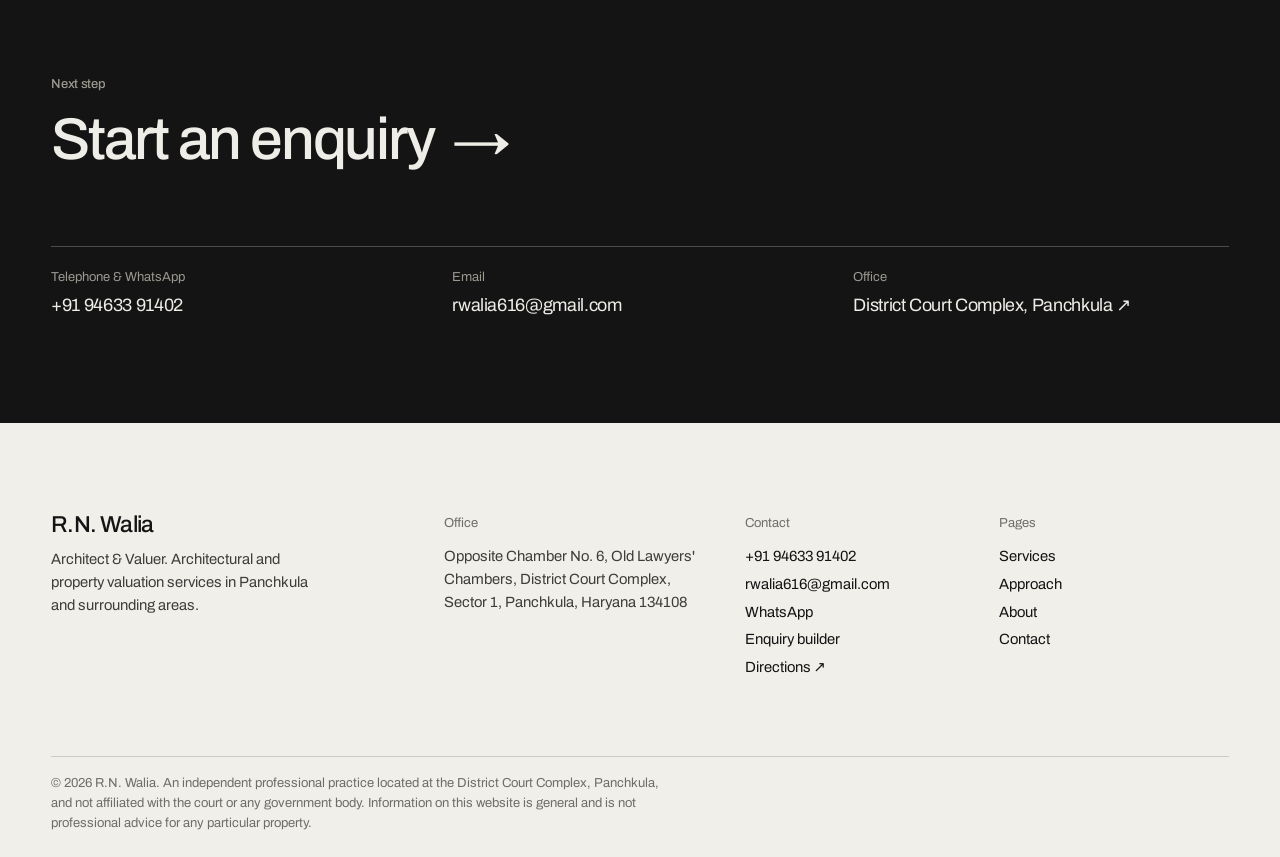
<file: approach.html>
<!doctype html>
<html lang="en-IN">
<head>
<meta charset="utf-8">
<meta name="viewport" content="width=device-width, initial-scale=1">
<title>Our Approach &amp; FAQ | R.N. Walia, Architect &amp; Valuer, Panchkula</title>
<meta name="description" content="How an architectural or valuation engagement with R.N. Walia usually unfolds, how to prepare for a first conversation, and answers to common questions.">
<link rel="canonical" href="https://nikeshwalia.github.io/rn-walia/approach.html">
<meta property="og:type" content="website">
<meta property="og:site_name" content="R.N. Walia, Architect &amp; Valuer">
<meta property="og:title" content="Our Approach &amp; FAQ | R.N. Walia, Architect &amp; Valuer, Panchkula">
<meta property="og:description" content="How an architectural or valuation engagement with R.N. Walia usually unfolds, how to prepare for a first conversation, and answers to common questions.">
<meta property="og:url" content="https://nikeshwalia.github.io/rn-walia/approach.html">
<meta property="og:image" content="https://nikeshwalia.github.io/rn-walia/assets/img/og-image.png">
<meta property="og:image:width" content="1200">
<meta property="og:image:height" content="630">
<meta property="og:image:alt" content="R.N. Walia, Architect &amp; Valuer, Panchkula">
<meta property="og:locale" content="en_IN">
<meta name="twitter:card" content="summary_large_image">
<meta name="theme-color" content="#f1efea">
<link rel="icon" href="assets/img/favicon.svg" type="image/svg+xml">
<link rel="icon" href="assets/img/favicon-32.png" sizes="32x32" type="image/png">
<link rel="apple-touch-icon" href="assets/img/apple-touch-icon.png">
<link rel="manifest" href="site.webmanifest">
<link rel="preconnect" href="https://fonts.googleapis.com">
<link rel="preconnect" href="https://fonts.gstatic.com" crossorigin>
<link rel="stylesheet" href="https://fonts.googleapis.com/css2?family=Archivo:wdth,wght@62..125,300..700&amp;display=swap">
<link rel="stylesheet" href="assets/css/styles.css">
<script>document.documentElement.classList.add("js")</script>
</head>
<body data-page="approach" data-dock>
<a class="skip-link" href="#main">Skip to content</a>
<div class="preview-bar" id="preview-bar" hidden></div>

<header class="site-header" id="site-header">
  <div class="wrap header-inner">
    <a class="brand" href="index.html" aria-label="R.N. Walia, Architect and Valuer, home page"><span class="brand-name">R.N. Walia</span><span class="brand-role">Architect &amp; Valuer</span></a>
    <nav class="site-nav" aria-label="Primary">
      <button class="nav-toggle" type="button" aria-expanded="false" aria-controls="nav-menu"><span class="nav-toggle-label">Menu</span><span class="nav-toggle-lines" aria-hidden="true"></span></button>
      <div class="nav-menu" id="nav-menu">
        <ul class="nav-list">
          <li><a href="index.html" data-nav="home">Home</a></li>
          <li><a href="services.html" data-nav="services">Services</a></li>
          <li><a href="approach.html" data-nav="approach">Approach</a></li>
          <li data-portfolio-link hidden><a href="portfolio.html" data-nav="portfolio">Portfolio</a></li>
          <li><a href="about.html" data-nav="about">About</a></li>
          <li><a href="contact.html" data-nav="contact">Contact</a></li>
        </ul>
        <div class="nav-extra">
          <a href="enquiry.html">Start an enquiry →</a>
          <a data-contact="phone" href="#" hidden><span data-contact-text></span></a>
          <a data-contact="email" href="#" hidden><span data-contact-text></span></a>
          <span>District Court Complex, Sector 1, Panchkula</span>
        </div>
        <a class="nav-cta" href="enquiry.html"><span class="dot" aria-hidden="true"></span>Start an enquiry</a>
      </div>
    </nav>
  </div>
</header>

<main id="main">

  <section class="page-hero" aria-labelledby="page-title">
    <div class="wrap">
      <ol class="crumbs"><li><a href="index.html">Home</a></li><li><span aria-current="page">Approach</span></li></ol>
      <div class="grid">
        <p class="label c-label">Approach</p>
        <div class="c-main">
          <h1 id="page-title" class="t-xl reveal">Understanding first. Advice second.</h1>
          <p class="t-m ph-lede t-body reveal" style="--i:1">How an engagement usually unfolds, how to prepare for a first conversation, and answers to common questions.</p>
        </div>
      </div>
    </div>
  </section>

  <section class="section alt" aria-labelledby="ethos-h">
    <div class="wrap grid">
      <h2 id="ethos-h" class="label c-label reveal">Principle</h2>
      <div class="c-main">
        <p class="t-statement reveal" style="max-width:24em;margin-bottom:2.5rem">Two plots of the same size can call for very different buildings. Two similar houses on the same road can differ in value. Useful advice depends on noticing those differences.</p>
        <div class="prose reveal"><p>That is why the work begins by listening and by looking at the site, the building, the documents and the purpose behind the enquiry, before any recommendation is made.</p></div>
      </div>
    </div>
  </section>

  <section class="section" aria-labelledby="steps-h">
    <div class="wrap grid">
      <h2 id="steps-h" class="label c-label reveal">Process</h2>
      <div class="c-main">
        <ol class="steps light-steps">
          <li class="step" style="--i:0"><h3>Initial enquiry</h3><p>You get in touch and outline your requirement. The enquiry builder on this website can help you organise the essentials (the property, its location and the purpose) before you share them.</p></li>
          <li class="step" style="--i:1"><h3>Understanding the requirement</h3><p>A conversation to understand what you need and why. This is also when the appropriate kind of help is identified, and when you can ask about scope and fees.</p></li>
          <li class="step" style="--i:2"><h3>Reviewing relevant information</h3><p>Documents, drawings and other details relevant to the requirement are reviewed. You will be told what is needed and why; nothing more than necessary is requested.</p></li>
          <li class="step" style="--i:3"><h3>Professional consultation or assessment</h3><p>The professional work itself: design consultation, site inspection or assessment, depending on the service.</p></li>
          <li class="step" style="--i:4"><h3>Discussing the next steps</h3><p>Findings, options and any limitations are explained plainly, together with what would happen next.</p></li>
        </ol>
        <p class="footnote">A general outline, not a fixed procedure or a guarantee. The steps, timing and documents involved depend on the service and the requirement.</p>
      </div>
    </div>
  </section>

  <section class="section alt" aria-labelledby="prep-h">
    <div class="wrap grid">
      <h2 id="prep-h" class="label c-label reveal">Preparation</h2>
      <div class="c-main">
        <p class="t-l reveal" style="max-width:18em;margin-bottom:2.5rem">You don't need everything in order before getting in touch. These details make the first conversation far more useful.</p>
        <div class="svc-blocks">
          <div class="svc-block reveal">
            <h3>Helpful to have ready</h3>
            <ul class="dash-list">
              <li>A short description of what you need, and why</li>
              <li>The general location of the property: sector, village or town</li>
              <li>The type of property: house, flat, plot, shop or other</li>
              <li>Any plot plan, drawings or approved building plan you have</li>
              <li>Photographs, if the property is far away or hard to access</li>
              <li>For valuations: the purpose, and any format required by a bank or institution</li>
              <li>Any timeline you are working to</li>
            </ul>
          </div>
          <div class="svc-block reveal" style="--i:1">
            <h3>What this website does not do</h3>
            <p class="t-body">It does not estimate property values, produce valuation reports, give legal conclusions, or assess structural safety. Those require professional engagement with the property and its documents.</p>
            <p class="t-body">The enquiry builder only organises your information into a clear summary. The screen always tells you plainly whether anything has been sent.</p>
            <a class="link" href="enquiry.html">Open the enquiry builder <span class="arr" aria-hidden="true">→</span></a>
          </div>
        </div>
      </div>
    </div>
  </section>

  <section class="section" id="faq" aria-labelledby="faq-h">
    <div class="wrap grid">
      <h2 id="faq-h" class="label c-label reveal">Questions</h2>
      <div class="c-main faq reveal">
        <details>
          <summary>Can you tell me what my property is worth over the phone, or from this website?</summary>
          <div class="answer"><p>No. A valuation is a professional opinion that depends on the property's documents, location, construction and condition, and on the purpose of the valuation. It cannot responsibly be given without a proper assessment. This website does not estimate property values.</p></div>
        </details>
        <details>
          <summary>What should I bring to a first meeting?</summary>
          <div class="answer"><p>Whatever you already have that describes the property, such as a plot or site plan, existing or approved drawings, ownership documents and photographs, along with a note of what you need. If something is missing, that is fine; the office can tell you what is needed.</p></div>
        </details>
        <details>
          <summary>Which areas do you serve?</summary>
          <div class="answer"><p>The office is in Panchkula and serves <span data-bind="serviceArea.summary">Panchkula, Kalka, Moginand and surrounding areas</span>. If your property is elsewhere, mention its location in your enquiry.</p></div>
        </details>
        <details>
          <summary>Is the practice part of the District Court?</summary>
          <div class="answer"><p>No. The office is located within the District Court Complex in Sector 1, Panchkula, but R.N. Walia is an independent professional practice. It is not part of, or affiliated with, the court or any government department.</p></div>
        </details>
        <details>
          <summary>Will my bank accept the valuation?</summary>
          <div class="answer"><p>Banks and other institutions set their own requirements, and some accept valuations only from valuers on their own panel. Please check with your bank or institution before commissioning a valuation for their use.</p></div>
        </details>
        <details>
          <summary>How are fees decided?</summary>
          <div class="answer"><p>Fees depend on the service, the property and the scope of work, so they are discussed once the requirement is understood. Ask about fees at the start; it is a sensible question for any professional engagement.</p></div>
        </details>
        <details>
          <summary>Does the online enquiry builder send my details automatically?</summary>
          <div class="answer"><p>No. It prepares an organised summary in your browser. Nothing is sent until you choose to share it yourself, for example by opening it in WhatsApp or your email app, or by bringing it to the office.</p></div>
        </details>
        <details>
          <summary>How do I find the office?</summary>
          <div class="answer"><p>The office is at the District Court Complex, Sector 1, Panchkula. As a landmark, look for the Old Lawyers' Chambers; the office is listed opposite Chamber No. 6. <a class="inline-link" data-contact="directions" href="https://www.google.com/maps/dir/?api=1&amp;destination=District%20Court%20Complex%2C%20Sector%201%2C%20Panchkula%2C%20Haryana%20134108" target="_blank" rel="noopener">Open directions in Google Maps</a>.</p></div>
        </details>
      </div>
    </div>
  </section>

  <section class="section dark" aria-labelledby="next-h">
    <div class="wrap">
      <h2 id="next-h" class="label reveal">Next step</h2>
      <a class="cta-big reveal" href="enquiry.html">Start an enquiry <span class="arr" aria-hidden="true">→</span></a>
      <div class="cta-contacts reveal">
        <div data-requires-phone hidden><span>Telephone &amp; WhatsApp</span><a data-contact="phone" href="#" hidden><span data-contact-text></span></a></div>
        <div data-requires-email hidden><span>Email</span><a data-contact="email" href="#" hidden><span data-contact-text></span></a></div>
        <div><span>Office</span><a data-contact="directions" href="https://www.google.com/maps/dir/?api=1&amp;destination=District%20Court%20Complex%2C%20Sector%201%2C%20Panchkula%2C%20Haryana%20134108" target="_blank" rel="noopener">District Court Complex, Panchkula ↗</a></div>
      </div>
    </div>
  </section>

</main>

<footer class="site-footer">
  <div class="wrap">
    <div class="footer-grid">
      <div>
        <span class="f-brand">R.N. Walia</span>
        <p>Architect &amp; Valuer. Architectural and property valuation services in Panchkula and surrounding areas.</p>
      </div>
      <div>
        <span class="f-label">Office</span>
        <address><span data-bind="office.street">Opposite Chamber No. 6, Old Lawyers' Chambers, District Court Complex, Sector 1</span>, <span data-bind="office.locality">Panchkula</span>, <span data-bind="office.region">Haryana</span> <span data-bind="office.postalCode">134108</span></address>
      </div>
      <div>
        <span class="f-label">Contact</span>
        <ul>
          <li><a data-contact="phone" href="#" hidden><span data-contact-text></span></a></li>
          <li><a data-contact="email" href="#" hidden><span data-contact-text></span></a></li>
          <li><a data-contact="whatsapp" href="#" hidden>WhatsApp</a></li>
          <li><a href="enquiry.html">Enquiry builder</a></li>
          <li><a data-contact="directions" href="https://www.google.com/maps/dir/?api=1&amp;destination=District%20Court%20Complex%2C%20Sector%201%2C%20Panchkula%2C%20Haryana%20134108" target="_blank" rel="noopener">Directions ↗</a></li>
        </ul>
      </div>
      <div>
        <span class="f-label">Pages</span>
        <ul>
          <li><a href="services.html">Services</a></li>
          <li><a href="approach.html">Approach</a></li>
          <li><a href="about.html">About</a></li>
          <li><a href="contact.html">Contact</a></li>
        </ul>
      </div>
    </div>
    <div class="footer-legal">
      <p>© <span data-year>2026</span> R.N. Walia. An independent professional practice located at the District Court Complex, Panchkula, and not affiliated with the court or any government body. Information on this website is general and is not professional advice for any particular property.</p>
    </div>
  </div>
</footer>

<script src="assets/js/config.js"></script>
<script src="assets/js/app.js"></script>
</body>
</html>
</file>
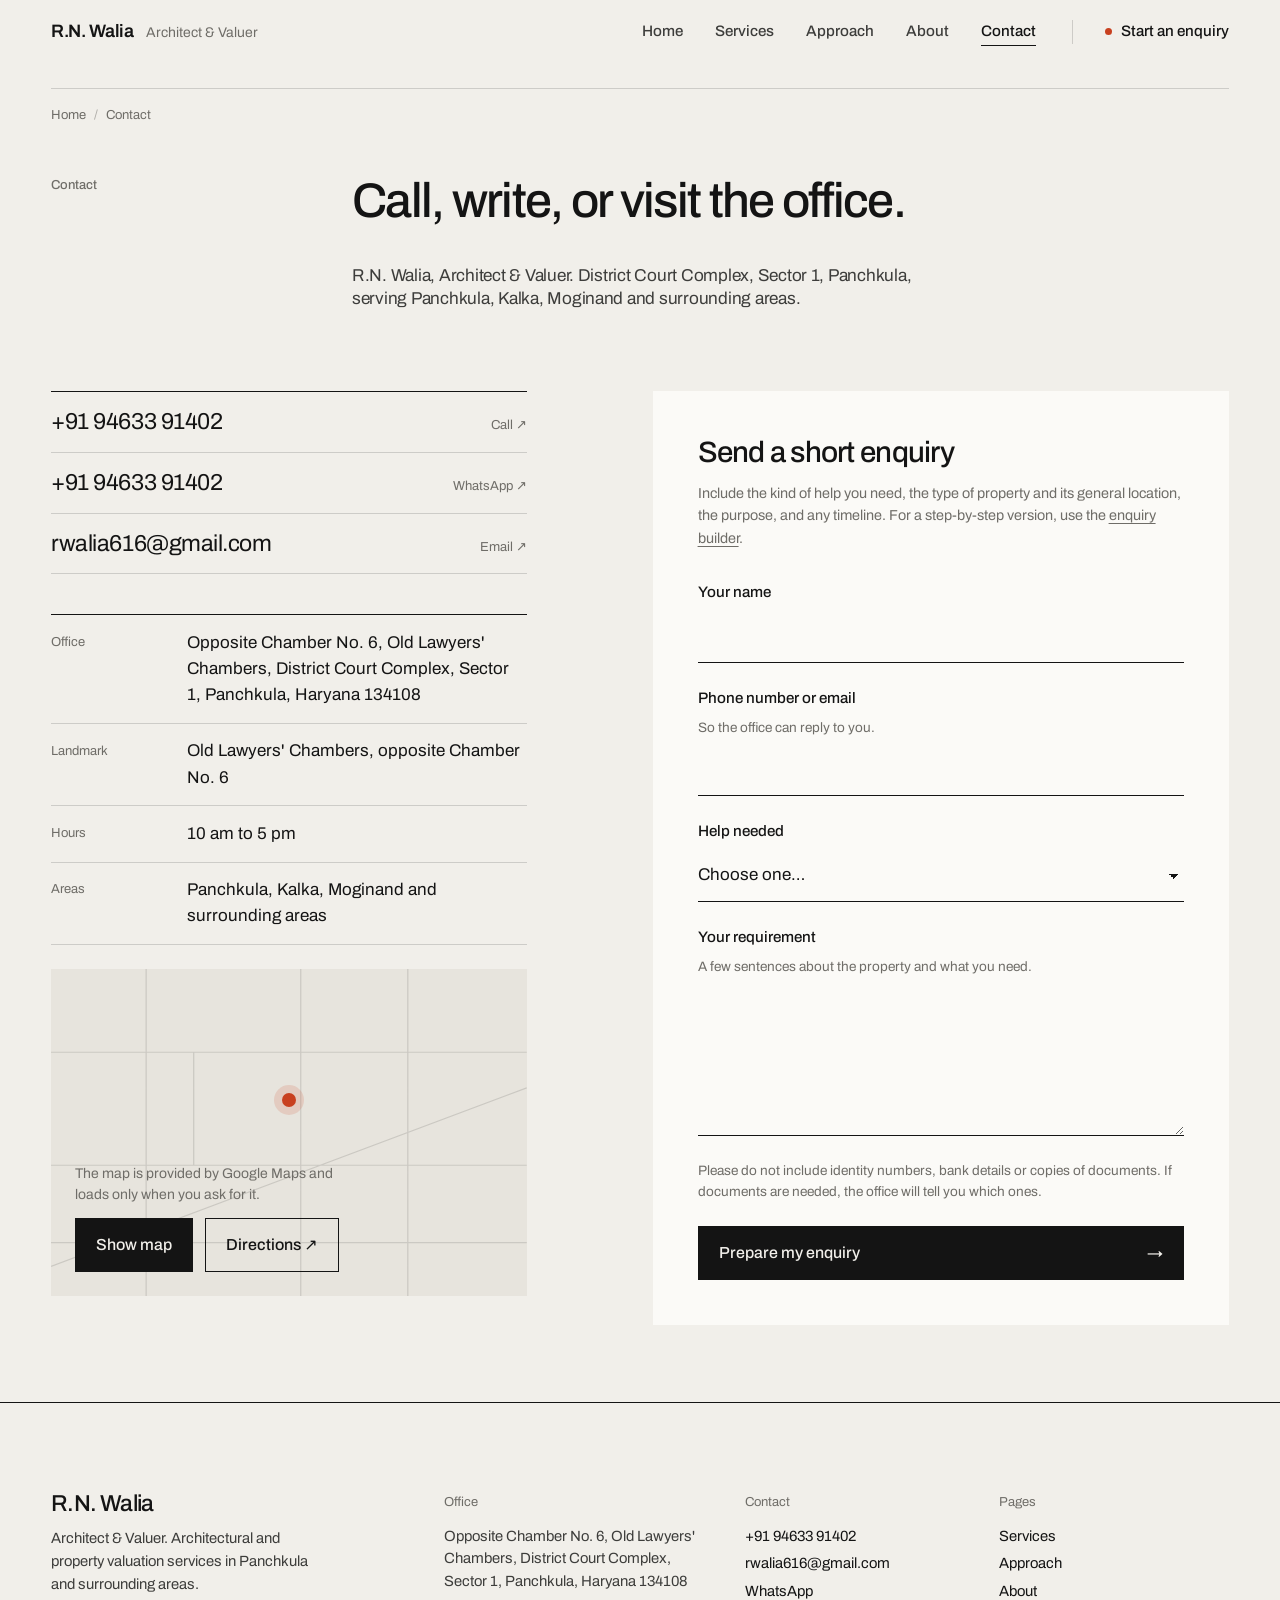
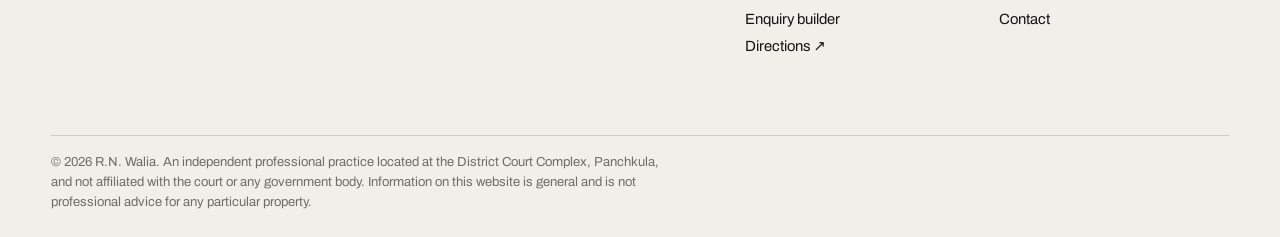
<file: contact.html>
<!doctype html>
<html lang="en-IN">
<head>
<meta charset="utf-8">
<meta name="viewport" content="width=device-width, initial-scale=1">
<title>Contact &amp; Directions | R.N. Walia, Architect &amp; Valuer, Panchkula</title>
<meta name="description" content="Contact R.N. Walia, Architect &amp; Valuer. Office at the District Court Complex, Sector 1, Panchkula (opposite Chamber No. 6, Old Lawyers' Chambers). Directions and enquiry form.">
<link rel="canonical" href="https://nikeshwalia.github.io/rn-walia/contact.html">
<meta property="og:type" content="website">
<meta property="og:site_name" content="R.N. Walia, Architect &amp; Valuer">
<meta property="og:title" content="Contact &amp; Directions | R.N. Walia, Architect &amp; Valuer, Panchkula">
<meta property="og:description" content="Contact R.N. Walia, Architect &amp; Valuer. Office at the District Court Complex, Sector 1, Panchkula (opposite Chamber No. 6, Old Lawyers' Chambers). Directions and enquiry form.">
<meta property="og:url" content="https://nikeshwalia.github.io/rn-walia/contact.html">
<meta property="og:image" content="https://nikeshwalia.github.io/rn-walia/assets/img/og-image.png">
<meta property="og:image:width" content="1200">
<meta property="og:image:height" content="630">
<meta property="og:image:alt" content="R.N. Walia, Architect &amp; Valuer, Panchkula">
<meta property="og:locale" content="en_IN">
<meta name="twitter:card" content="summary_large_image">
<meta name="theme-color" content="#f1efea">
<link rel="icon" href="assets/img/favicon.svg" type="image/svg+xml">
<link rel="icon" href="assets/img/favicon-32.png" sizes="32x32" type="image/png">
<link rel="apple-touch-icon" href="assets/img/apple-touch-icon.png">
<link rel="manifest" href="site.webmanifest">
<link rel="preconnect" href="https://fonts.googleapis.com">
<link rel="preconnect" href="https://fonts.gstatic.com" crossorigin>
<link rel="stylesheet" href="https://fonts.googleapis.com/css2?family=Archivo:wdth,wght@62..125,300..700&amp;display=swap">
<link rel="stylesheet" href="assets/css/styles.css">
<script>document.documentElement.classList.add("js")</script>
</head>
<body data-page="contact">
<a class="skip-link" href="#main">Skip to content</a>
<div class="preview-bar" id="preview-bar" hidden></div>

<header class="site-header" id="site-header">
  <div class="wrap header-inner">
    <a class="brand" href="index.html" aria-label="R.N. Walia, Architect and Valuer, home page"><span class="brand-name">R.N. Walia</span><span class="brand-role">Architect &amp; Valuer</span></a>
    <nav class="site-nav" aria-label="Primary">
      <button class="nav-toggle" type="button" aria-expanded="false" aria-controls="nav-menu"><span class="nav-toggle-label">Menu</span><span class="nav-toggle-lines" aria-hidden="true"></span></button>
      <div class="nav-menu" id="nav-menu">
        <ul class="nav-list">
          <li><a href="index.html" data-nav="home">Home</a></li>
          <li><a href="services.html" data-nav="services">Services</a></li>
          <li><a href="approach.html" data-nav="approach">Approach</a></li>
          <li data-portfolio-link hidden><a href="portfolio.html" data-nav="portfolio">Portfolio</a></li>
          <li><a href="about.html" data-nav="about">About</a></li>
          <li><a href="contact.html" data-nav="contact">Contact</a></li>
        </ul>
        <div class="nav-extra">
          <a href="enquiry.html">Start an enquiry →</a>
          <a data-contact="phone" href="#" hidden><span data-contact-text></span></a>
          <a data-contact="email" href="#" hidden><span data-contact-text></span></a>
          <span>District Court Complex, Sector 1, Panchkula</span>
        </div>
        <a class="nav-cta" href="enquiry.html"><span class="dot" aria-hidden="true"></span>Start an enquiry</a>
      </div>
    </nav>
  </div>
</header>

<main id="main">

  <section class="page-hero" aria-labelledby="page-title">
    <div class="wrap">
      <ol class="crumbs"><li><a href="index.html">Home</a></li><li><span aria-current="page">Contact</span></li></ol>
      <div class="grid">
        <p class="label c-label">Contact</p>
        <div class="c-main">
          <h1 id="page-title" class="t-xl reveal">Call, write, or visit the office.</h1>
          <p class="t-m ph-lede t-body reveal" style="--i:1">R.N. Walia, Architect &amp; Valuer. District Court Complex, Sector 1, Panchkula, serving <span data-bind="serviceArea.summary">Panchkula, Kalka, Moginand and surrounding areas</span>.</p>
        </div>
      </div>
    </div>
  </section>

  <section class="section-sm" style="padding-top:0">
    <div class="wrap">
      <div class="contact-cols">
        <div class="cc-info">
          <nav class="big-contacts reveal" aria-label="Contact options" data-requires-contact hidden>
            <a data-contact="phone" href="#" hidden><span data-contact-text></span><small>Call ↗</small></a>
            <a data-contact="whatsapp" href="#" hidden><span data-contact-text></span><small>WhatsApp ↗</small></a>
            <a data-contact="email" href="#" hidden><span data-contact-text></span><small>Email ↗</small></a>
          </nav>
          <p class="t-body reveal" data-requires-no-contact>Use the form on this page, or the <a class="inline-link" href="enquiry.html">enquiry builder</a>, to prepare a clear summary of your requirement, then bring it with you when you visit the office.</p>

          <dl class="kv reveal" style="margin-top:2.5rem">
            <div><dt>Office</dt><dd><span data-bind="office.street">Opposite Chamber No. 6, Old Lawyers' Chambers, District Court Complex, Sector 1</span>, <span data-bind="office.locality">Panchkula</span>, <span data-bind="office.region">Haryana</span> <span data-bind="office.postalCode">134108</span></dd></div>
            <div><dt>Landmark</dt><dd>Old Lawyers' Chambers, opposite Chamber No. 6</dd></div>
            <div data-requires-hours hidden><dt>Hours</dt><dd data-hours-text></dd></div>
            <div><dt>Areas</dt><dd data-bind="serviceArea.summary">Panchkula, Kalka, Moginand and surrounding areas</dd></div>
            <div data-social hidden><dt>Online</dt><dd><ul></ul></dd></div>
          </dl>

          <div class="map-frame reveal" id="map-frame">
            <div class="map-placeholder">
              <svg viewBox="0 0 400 275" preserveAspectRatio="xMidYMid slice" aria-hidden="true"><path d="M0 70h400M0 165h400M0 230h400M80 0v275M210 0v275M300 0v275M0 250L400 100M120 70v95h90"/></svg>
              <span class="pin" aria-hidden="true"></span>
              <p>The map is provided by Google Maps and loads only when you ask for it.</p>
              <div class="btn-row">
                <button type="button" class="btn" id="load-map">Show map</button>
                <a class="btn btn-line" data-contact="directions" href="https://www.google.com/maps/dir/?api=1&amp;destination=District%20Court%20Complex%2C%20Sector%201%2C%20Panchkula%2C%20Haryana%20134108" target="_blank" rel="noopener">Directions ↗</a>
              </div>
            </div>
          </div>
        </div>

        <div class="cc-form">
          <div class="form-wrap reveal">
            <h2 class="t-l" style="margin-bottom:.75rem">Send a short enquiry</h2>
            <p class="muted small" style="margin-bottom:2rem">Include the kind of help you need, the type of property and its general location, the purpose, and any timeline. For a step-by-step version, use the <a class="inline-link" href="enquiry.html">enquiry builder</a>.</p>
            <form id="contact-form" novalidate>
              <div class="field">
                <label for="cf-name">Your name</label>
                <input class="input" id="cf-name" name="name" autocomplete="name" required>
              </div>
              <div class="field">
                <label for="cf-reach">Phone number or email</label>
                <p class="hint" id="cf-reach-hint">So the office can reply to you.</p>
                <input class="input" id="cf-reach" name="reach" autocomplete="email" aria-describedby="cf-reach-hint" data-hint-id="cf-reach-hint" required>
              </div>
              <div class="field">
                <label for="cf-service">Help needed</label>
                <select class="select" id="cf-service" name="service" required><option value="">Choose one…</option></select>
              </div>
              <div class="field">
                <label for="cf-message">Your requirement</label>
                <p class="hint" id="cf-message-hint">A few sentences about the property and what you need.</p>
                <textarea class="textarea" id="cf-message" name="message" rows="5" aria-describedby="cf-message-hint" data-hint-id="cf-message-hint" required></textarea>
              </div>
              <input type="text" name="_gotcha" tabindex="-1" autocomplete="off" class="visually-hidden" aria-hidden="true">
              <p class="privacy-note">Please do not include identity numbers, bank details or copies of documents. If documents are needed, the office will tell you which ones.</p>
              <button class="btn btn-block" type="submit">Send enquiry</button>
              <div id="contact-status" class="form-status" tabindex="-1" role="status" hidden></div>
              <div id="contact-output" hidden></div>
            </form>
            <noscript><p>This form needs JavaScript. Please visit the office at the District Court Complex, Sector 1, Panchkula.</p></noscript>
          </div>
        </div>
      </div>
    </div>
  </section>

</main>

<footer class="site-footer">
  <div class="wrap">
    <div class="footer-grid">
      <div>
        <span class="f-brand">R.N. Walia</span>
        <p>Architect &amp; Valuer. Architectural and property valuation services in Panchkula and surrounding areas.</p>
      </div>
      <div>
        <span class="f-label">Office</span>
        <address><span data-bind="office.street">Opposite Chamber No. 6, Old Lawyers' Chambers, District Court Complex, Sector 1</span>, <span data-bind="office.locality">Panchkula</span>, <span data-bind="office.region">Haryana</span> <span data-bind="office.postalCode">134108</span></address>
      </div>
      <div>
        <span class="f-label">Contact</span>
        <ul>
          <li><a data-contact="phone" href="#" hidden><span data-contact-text></span></a></li>
          <li><a data-contact="email" href="#" hidden><span data-contact-text></span></a></li>
          <li><a data-contact="whatsapp" href="#" hidden>WhatsApp</a></li>
          <li><a href="enquiry.html">Enquiry builder</a></li>
          <li><a data-contact="directions" href="https://www.google.com/maps/dir/?api=1&amp;destination=District%20Court%20Complex%2C%20Sector%201%2C%20Panchkula%2C%20Haryana%20134108" target="_blank" rel="noopener">Directions ↗</a></li>
        </ul>
      </div>
      <div>
        <span class="f-label">Pages</span>
        <ul>
          <li><a href="services.html">Services</a></li>
          <li><a href="approach.html">Approach</a></li>
          <li><a href="about.html">About</a></li>
          <li><a href="contact.html">Contact</a></li>
        </ul>
      </div>
    </div>
    <div class="footer-legal">
      <p>© <span data-year>2026</span> R.N. Walia. An independent professional practice located at the District Court Complex, Panchkula, and not affiliated with the court or any government body. Information on this website is general and is not professional advice for any particular property.</p>
    </div>
  </div>
</footer>

<script src="assets/js/config.js"></script>
<script src="assets/js/app.js"></script>
</body>
</html>
</file>
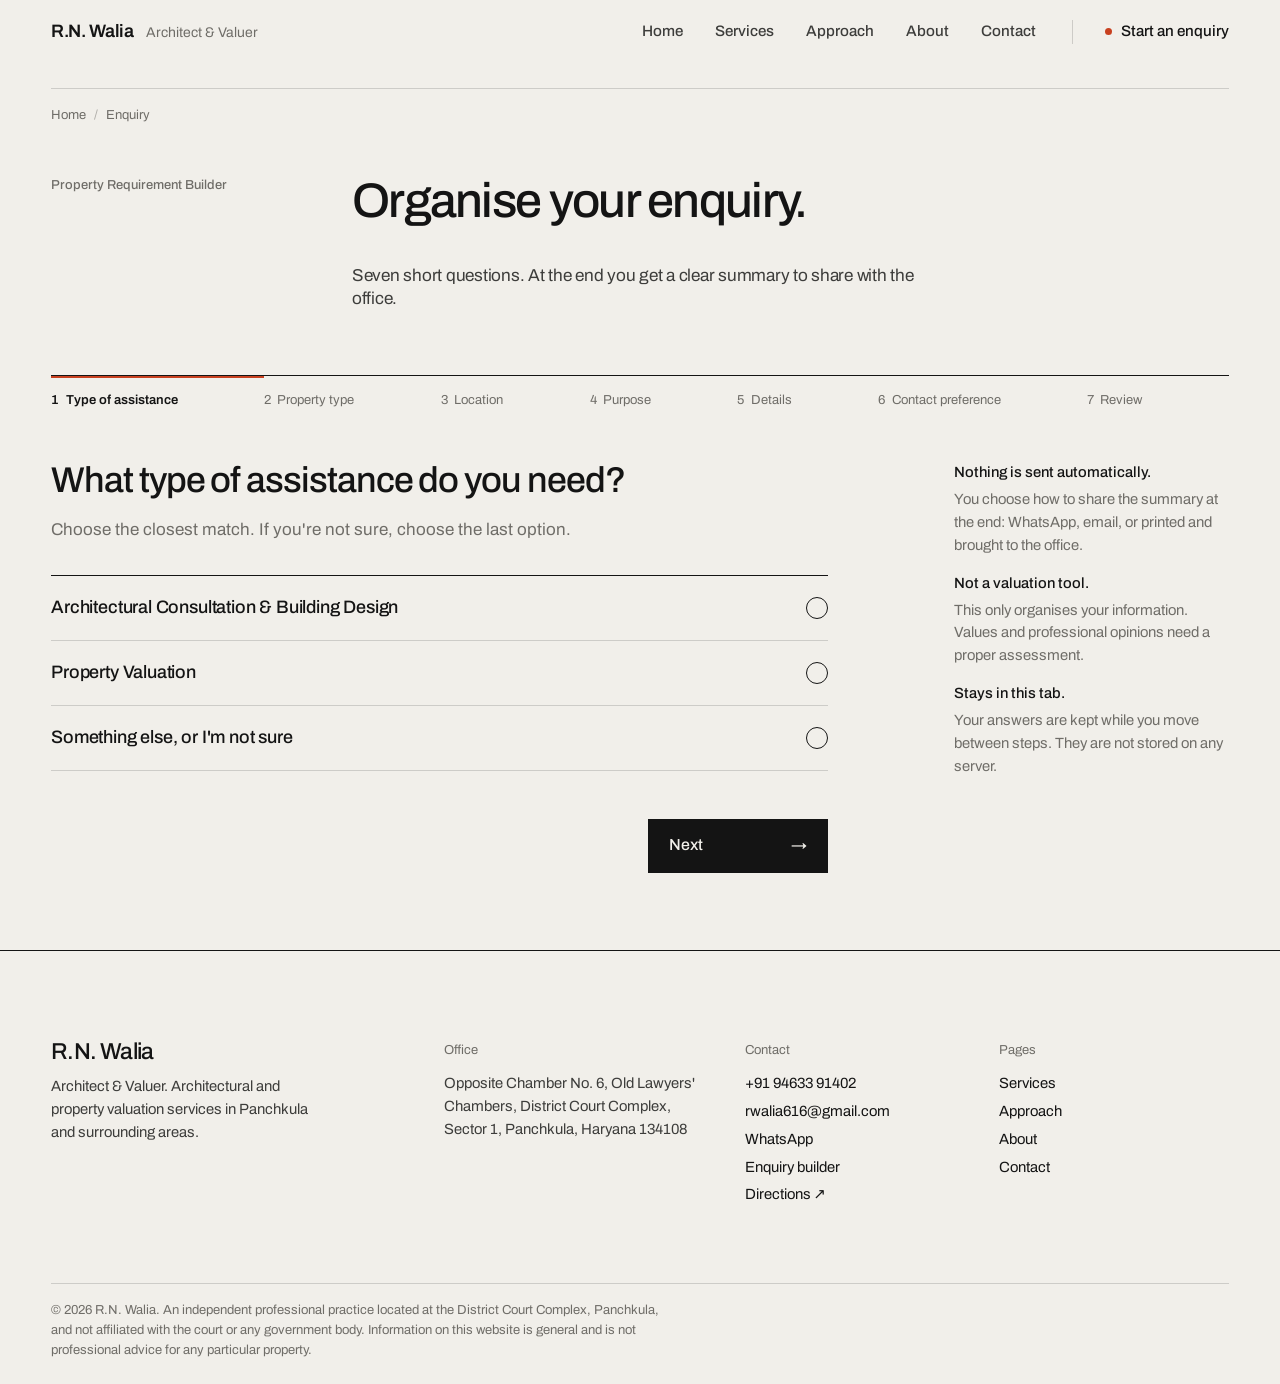
<file: enquiry.html>
<!doctype html>
<html lang="en-IN">
<head>
<meta charset="utf-8">
<meta name="viewport" content="width=device-width, initial-scale=1">
<title>Property Requirement Builder | Enquiry | R.N. Walia, Panchkula</title>
<meta name="description" content="Organise your architectural or property valuation enquiry step by step and prepare a clear summary to share with the office of R.N. Walia, Panchkula.">
<link rel="canonical" href="https://nikeshwalia.github.io/rn-walia/enquiry.html">
<meta property="og:type" content="website">
<meta property="og:site_name" content="R.N. Walia, Architect &amp; Valuer">
<meta property="og:title" content="Property Requirement Builder | Enquiry | R.N. Walia, Panchkula">
<meta property="og:description" content="Organise your architectural or property valuation enquiry step by step and prepare a clear summary to share with the office of R.N. Walia, Panchkula.">
<meta property="og:url" content="https://nikeshwalia.github.io/rn-walia/enquiry.html">
<meta property="og:image" content="https://nikeshwalia.github.io/rn-walia/assets/img/og-image.png">
<meta property="og:image:width" content="1200">
<meta property="og:image:height" content="630">
<meta property="og:image:alt" content="R.N. Walia, Architect &amp; Valuer, Panchkula">
<meta property="og:locale" content="en_IN">
<meta name="twitter:card" content="summary_large_image">
<meta name="theme-color" content="#f1efea">
<link rel="icon" href="assets/img/favicon.svg" type="image/svg+xml">
<link rel="icon" href="assets/img/favicon-32.png" sizes="32x32" type="image/png">
<link rel="apple-touch-icon" href="assets/img/apple-touch-icon.png">
<link rel="manifest" href="site.webmanifest">
<link rel="preconnect" href="https://fonts.googleapis.com">
<link rel="preconnect" href="https://fonts.gstatic.com" crossorigin>
<link rel="stylesheet" href="https://fonts.googleapis.com/css2?family=Archivo:wdth,wght@62..125,300..700&amp;display=swap">
<link rel="stylesheet" href="assets/css/styles.css">
<script>document.documentElement.classList.add("js")</script>
</head>
<body data-page="enquiry">
<a class="skip-link" href="#main">Skip to content</a>
<div class="preview-bar" id="preview-bar" hidden></div>

<header class="site-header" id="site-header">
  <div class="wrap header-inner">
    <a class="brand" href="index.html" aria-label="R.N. Walia, Architect and Valuer, home page"><span class="brand-name">R.N. Walia</span><span class="brand-role">Architect &amp; Valuer</span></a>
    <nav class="site-nav" aria-label="Primary">
      <button class="nav-toggle" type="button" aria-expanded="false" aria-controls="nav-menu"><span class="nav-toggle-label">Menu</span><span class="nav-toggle-lines" aria-hidden="true"></span></button>
      <div class="nav-menu" id="nav-menu">
        <ul class="nav-list">
          <li><a href="index.html" data-nav="home">Home</a></li>
          <li><a href="services.html" data-nav="services">Services</a></li>
          <li><a href="approach.html" data-nav="approach">Approach</a></li>
          <li data-portfolio-link hidden><a href="portfolio.html" data-nav="portfolio">Portfolio</a></li>
          <li><a href="about.html" data-nav="about">About</a></li>
          <li><a href="contact.html" data-nav="contact">Contact</a></li>
        </ul>
        <div class="nav-extra">
          <a href="enquiry.html">Start an enquiry →</a>
          <a data-contact="phone" href="#" hidden><span data-contact-text></span></a>
          <a data-contact="email" href="#" hidden><span data-contact-text></span></a>
          <span>District Court Complex, Sector 1, Panchkula</span>
        </div>
        <a class="nav-cta" href="enquiry.html"><span class="dot" aria-hidden="true"></span>Start an enquiry</a>
      </div>
    </nav>
  </div>
</header>

<main id="main">

  <section class="page-hero" aria-labelledby="page-title" style="padding-bottom:clamp(2rem,4vw,3rem)">
    <div class="wrap">
      <ol class="crumbs"><li><a href="index.html">Home</a></li><li><span aria-current="page">Enquiry</span></li></ol>
      <div class="grid">
        <p class="label c-label">Property Requirement Builder</p>
        <div class="c-main">
          <h1 id="page-title" class="t-xl reveal">Organise your enquiry.</h1>
          <p class="t-m ph-lede t-body reveal" style="--i:1">Seven short questions. At the end you get a clear summary to share with the office.</p>
        </div>
      </div>
    </div>
  </section>

  <section class="section-sm" style="padding-top:0">
    <div class="wrap" id="wizard">
      <div class="wiz-progress">
        <ol class="wiz-steps" aria-label="Enquiry steps"></ol>
        <p class="visually-hidden" data-counter aria-live="polite">Step 1 of 7</p>
        <span hidden data-step-name></span>
      </div>
      <div class="wiz-layout">
        <div class="wiz-main">
          <form novalidate aria-label="Enquiry builder">
            <div data-step-host></div>
            <div class="wiz-nav" hidden>
              <button type="button" class="btn btn-quiet" data-prev>← Previous</button>
              <button type="submit" class="btn" data-next>Next</button>
            </div>
          </form>
          <div data-done hidden></div>
          <noscript><div class="note"><h2>JavaScript needed</h2><p>The enquiry builder needs JavaScript. Please see the <a class="inline-link" href="contact.html">contact page</a> for other ways to reach the office.</p></div></noscript>
        </div>
        <aside class="wiz-aside">
          <p><strong>Nothing is sent automatically.</strong>You choose how to share the summary at the end: WhatsApp, email, or printed and brought to the office.</p>
          <p><strong>Not a valuation tool.</strong>This only organises your information. Values and professional opinions need a proper assessment.</p>
          <p><strong>Stays in this tab.</strong>Your answers are kept while you move between steps. They are not stored on any server.</p>
        </aside>
      </div>
    </div>
  </section>

</main>

<footer class="site-footer">
  <div class="wrap">
    <div class="footer-grid">
      <div>
        <span class="f-brand">R.N. Walia</span>
        <p>Architect &amp; Valuer. Architectural and property valuation services in Panchkula and surrounding areas.</p>
      </div>
      <div>
        <span class="f-label">Office</span>
        <address><span data-bind="office.street">Opposite Chamber No. 6, Old Lawyers' Chambers, District Court Complex, Sector 1</span>, <span data-bind="office.locality">Panchkula</span>, <span data-bind="office.region">Haryana</span> <span data-bind="office.postalCode">134108</span></address>
      </div>
      <div>
        <span class="f-label">Contact</span>
        <ul>
          <li><a data-contact="phone" href="#" hidden><span data-contact-text></span></a></li>
          <li><a data-contact="email" href="#" hidden><span data-contact-text></span></a></li>
          <li><a data-contact="whatsapp" href="#" hidden>WhatsApp</a></li>
          <li><a href="enquiry.html">Enquiry builder</a></li>
          <li><a data-contact="directions" href="https://www.google.com/maps/dir/?api=1&amp;destination=District%20Court%20Complex%2C%20Sector%201%2C%20Panchkula%2C%20Haryana%20134108" target="_blank" rel="noopener">Directions ↗</a></li>
        </ul>
      </div>
      <div>
        <span class="f-label">Pages</span>
        <ul>
          <li><a href="services.html">Services</a></li>
          <li><a href="approach.html">Approach</a></li>
          <li><a href="about.html">About</a></li>
          <li><a href="contact.html">Contact</a></li>
        </ul>
      </div>
    </div>
    <div class="footer-legal">
      <p>© <span data-year>2026</span> R.N. Walia. An independent professional practice located at the District Court Complex, Panchkula, and not affiliated with the court or any government body. Information on this website is general and is not professional advice for any particular property.</p>
    </div>
  </div>
</footer>

<script src="assets/js/config.js"></script>
<script src="assets/js/app.js"></script>
<script src="assets/js/wizard.js"></script>
</body>
</html>
</file>
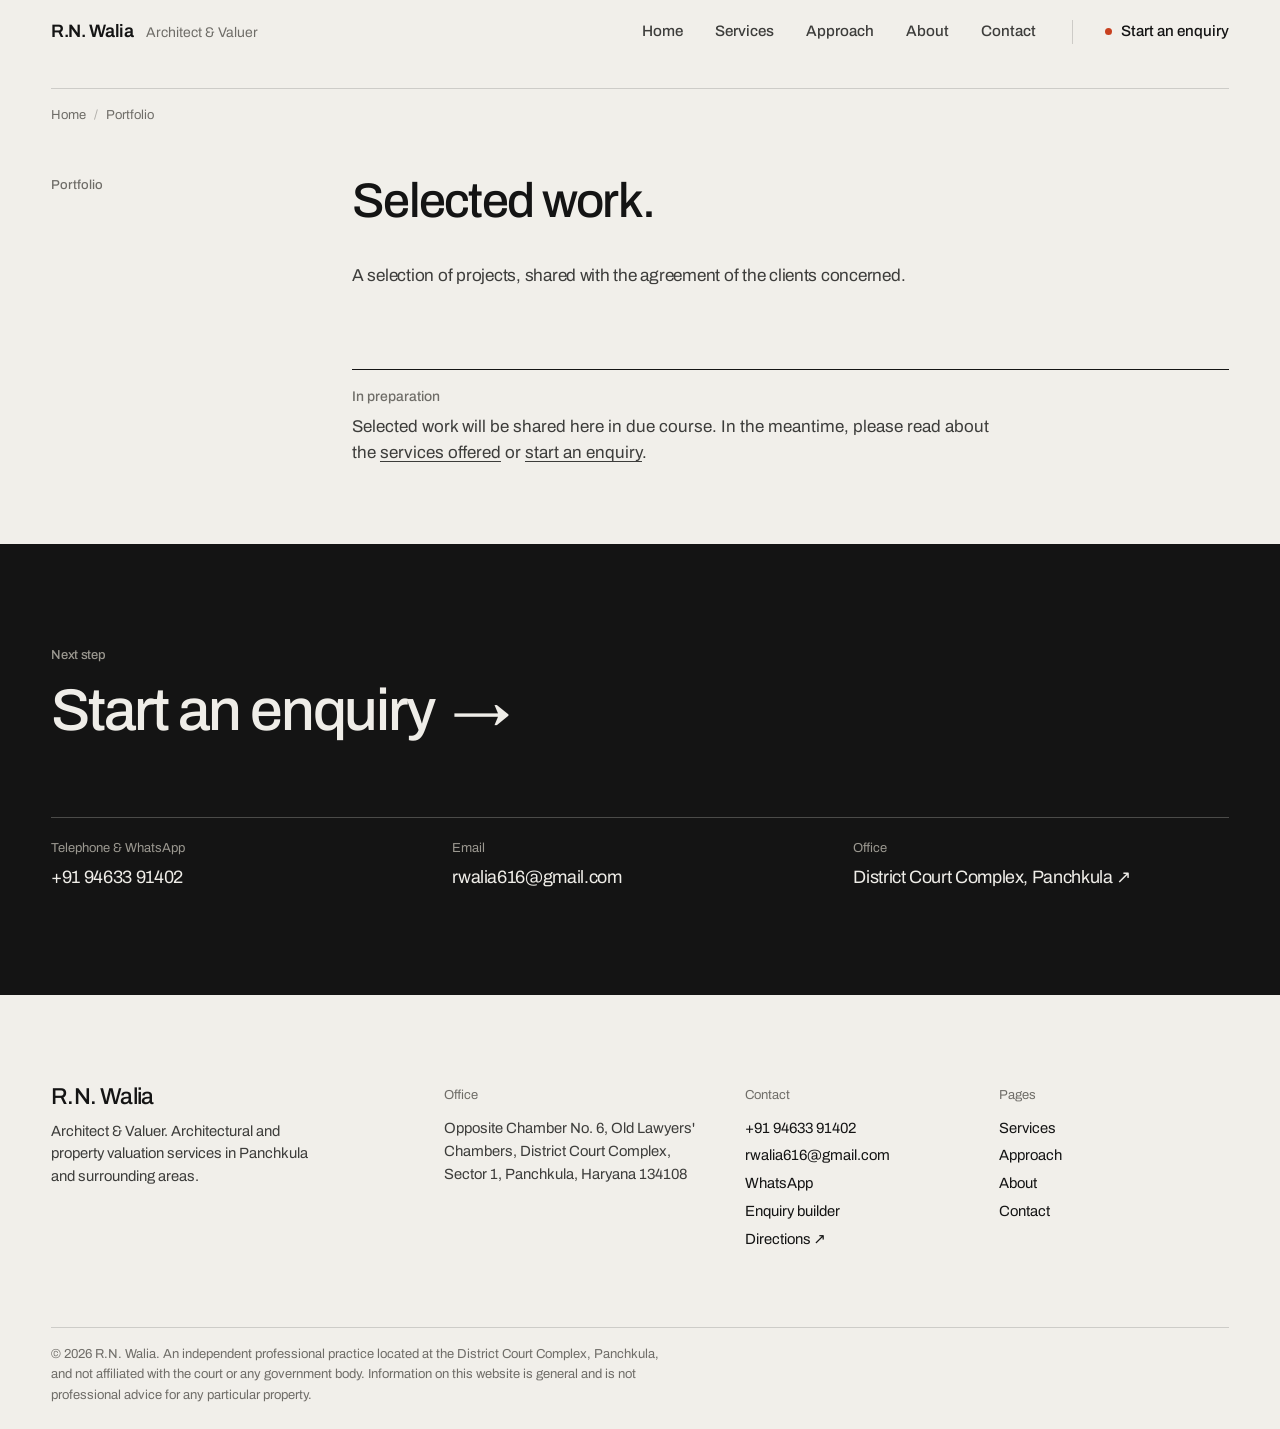
<file: portfolio.html>
<!doctype html>
<html lang="en-IN">
<head>
<meta charset="utf-8">
<meta name="viewport" content="width=device-width, initial-scale=1">
<title>Portfolio | R.N. Walia, Architect &amp; Valuer, Panchkula</title>
<meta name="description" content="Selected work by R.N. Walia, Architect &amp; Valuer, Panchkula.">
<link rel="canonical" href="https://nikeshwalia.github.io/rn-walia/portfolio.html">
<meta property="og:type" content="website">
<meta property="og:site_name" content="R.N. Walia, Architect &amp; Valuer">
<meta property="og:title" content="Portfolio | R.N. Walia, Architect &amp; Valuer, Panchkula">
<meta property="og:description" content="Selected work by R.N. Walia, Architect &amp; Valuer, Panchkula.">
<meta property="og:url" content="https://nikeshwalia.github.io/rn-walia/portfolio.html">
<meta property="og:image" content="https://nikeshwalia.github.io/rn-walia/assets/img/og-image.png">
<meta property="og:image:width" content="1200">
<meta property="og:image:height" content="630">
<meta property="og:image:alt" content="R.N. Walia, Architect &amp; Valuer, Panchkula">
<meta property="og:locale" content="en_IN">
<meta name="twitter:card" content="summary_large_image">
<meta name="robots" content="noindex">
<meta name="theme-color" content="#f1efea">
<link rel="icon" href="assets/img/favicon.svg" type="image/svg+xml">
<link rel="icon" href="assets/img/favicon-32.png" sizes="32x32" type="image/png">
<link rel="apple-touch-icon" href="assets/img/apple-touch-icon.png">
<link rel="manifest" href="site.webmanifest">
<link rel="preconnect" href="https://fonts.googleapis.com">
<link rel="preconnect" href="https://fonts.gstatic.com" crossorigin>
<link rel="stylesheet" href="https://fonts.googleapis.com/css2?family=Archivo:wdth,wght@62..125,300..700&amp;display=swap">
<link rel="stylesheet" href="assets/css/styles.css">
<script>document.documentElement.classList.add("js")</script>
</head>
<body data-page="portfolio" data-dock>
<a class="skip-link" href="#main">Skip to content</a>
<div class="preview-bar" id="preview-bar" hidden></div>

<header class="site-header" id="site-header">
  <div class="wrap header-inner">
    <a class="brand" href="index.html" aria-label="R.N. Walia, Architect and Valuer, home page"><span class="brand-name">R.N. Walia</span><span class="brand-role">Architect &amp; Valuer</span></a>
    <nav class="site-nav" aria-label="Primary">
      <button class="nav-toggle" type="button" aria-expanded="false" aria-controls="nav-menu"><span class="nav-toggle-label">Menu</span><span class="nav-toggle-lines" aria-hidden="true"></span></button>
      <div class="nav-menu" id="nav-menu">
        <ul class="nav-list">
          <li><a href="index.html" data-nav="home">Home</a></li>
          <li><a href="services.html" data-nav="services">Services</a></li>
          <li><a href="approach.html" data-nav="approach">Approach</a></li>
          <li data-portfolio-link hidden><a href="portfolio.html" data-nav="portfolio">Portfolio</a></li>
          <li><a href="about.html" data-nav="about">About</a></li>
          <li><a href="contact.html" data-nav="contact">Contact</a></li>
        </ul>
        <div class="nav-extra">
          <a href="enquiry.html">Start an enquiry →</a>
          <a data-contact="phone" href="#" hidden><span data-contact-text></span></a>
          <a data-contact="email" href="#" hidden><span data-contact-text></span></a>
          <span>District Court Complex, Sector 1, Panchkula</span>
        </div>
        <a class="nav-cta" href="enquiry.html"><span class="dot" aria-hidden="true"></span>Start an enquiry</a>
      </div>
    </nav>
  </div>
</header>

<main id="main">

  <section class="page-hero" aria-labelledby="page-title">
    <div class="wrap">
      <ol class="crumbs"><li><a href="index.html">Home</a></li><li><span aria-current="page">Portfolio</span></li></ol>
      <div class="grid">
        <p class="label c-label">Portfolio</p>
        <div class="c-main">
          <h1 id="page-title" class="t-xl reveal">Selected work.</h1>
          <p class="t-m ph-lede t-body reveal" style="--i:1">A selection of projects, shared with the agreement of the clients concerned.</p>
        </div>
      </div>
    </div>
  </section>

  <section class="section-sm" style="padding-top:0">
    <div class="wrap">
      <div class="projects" id="projects"></div>
      <div class="grid"><div class="note c-main" id="portfolio-empty" hidden>
        <h2>In preparation</h2>
        <p>Selected work will be shared here in due course. In the meantime, please read about the <a class="inline-link" href="services.html">services offered</a> or <a class="inline-link" href="enquiry.html">start an enquiry</a>.</p>
      </div></div>
    </div>
  </section>

  <section class="section dark" aria-labelledby="next-h">
    <div class="wrap">
      <h2 id="next-h" class="label reveal">Next step</h2>
      <a class="cta-big reveal" href="enquiry.html">Start an enquiry <span class="arr" aria-hidden="true">→</span></a>
      <div class="cta-contacts reveal">
        <div data-requires-phone hidden><span>Telephone &amp; WhatsApp</span><a data-contact="phone" href="#" hidden><span data-contact-text></span></a></div>
        <div data-requires-email hidden><span>Email</span><a data-contact="email" href="#" hidden><span data-contact-text></span></a></div>
        <div><span>Office</span><a data-contact="directions" href="https://www.google.com/maps/dir/?api=1&amp;destination=District%20Court%20Complex%2C%20Sector%201%2C%20Panchkula%2C%20Haryana%20134108" target="_blank" rel="noopener">District Court Complex, Panchkula ↗</a></div>
      </div>
    </div>
  </section>

</main>

<footer class="site-footer">
  <div class="wrap">
    <div class="footer-grid">
      <div>
        <span class="f-brand">R.N. Walia</span>
        <p>Architect &amp; Valuer. Architectural and property valuation services in Panchkula and surrounding areas.</p>
      </div>
      <div>
        <span class="f-label">Office</span>
        <address><span data-bind="office.street">Opposite Chamber No. 6, Old Lawyers' Chambers, District Court Complex, Sector 1</span>, <span data-bind="office.locality">Panchkula</span>, <span data-bind="office.region">Haryana</span> <span data-bind="office.postalCode">134108</span></address>
      </div>
      <div>
        <span class="f-label">Contact</span>
        <ul>
          <li><a data-contact="phone" href="#" hidden><span data-contact-text></span></a></li>
          <li><a data-contact="email" href="#" hidden><span data-contact-text></span></a></li>
          <li><a data-contact="whatsapp" href="#" hidden>WhatsApp</a></li>
          <li><a href="enquiry.html">Enquiry builder</a></li>
          <li><a data-contact="directions" href="https://www.google.com/maps/dir/?api=1&amp;destination=District%20Court%20Complex%2C%20Sector%201%2C%20Panchkula%2C%20Haryana%20134108" target="_blank" rel="noopener">Directions ↗</a></li>
        </ul>
      </div>
      <div>
        <span class="f-label">Pages</span>
        <ul>
          <li><a href="services.html">Services</a></li>
          <li><a href="approach.html">Approach</a></li>
          <li><a href="about.html">About</a></li>
          <li><a href="contact.html">Contact</a></li>
        </ul>
      </div>
    </div>
    <div class="footer-legal">
      <p>© <span data-year>2026</span> R.N. Walia. An independent professional practice located at the District Court Complex, Panchkula, and not affiliated with the court or any government body. Information on this website is general and is not professional advice for any particular property.</p>
    </div>
  </div>
</footer>

<script src="assets/js/config.js"></script>
<script src="assets/js/app.js"></script>
</body>
</html>
</file>
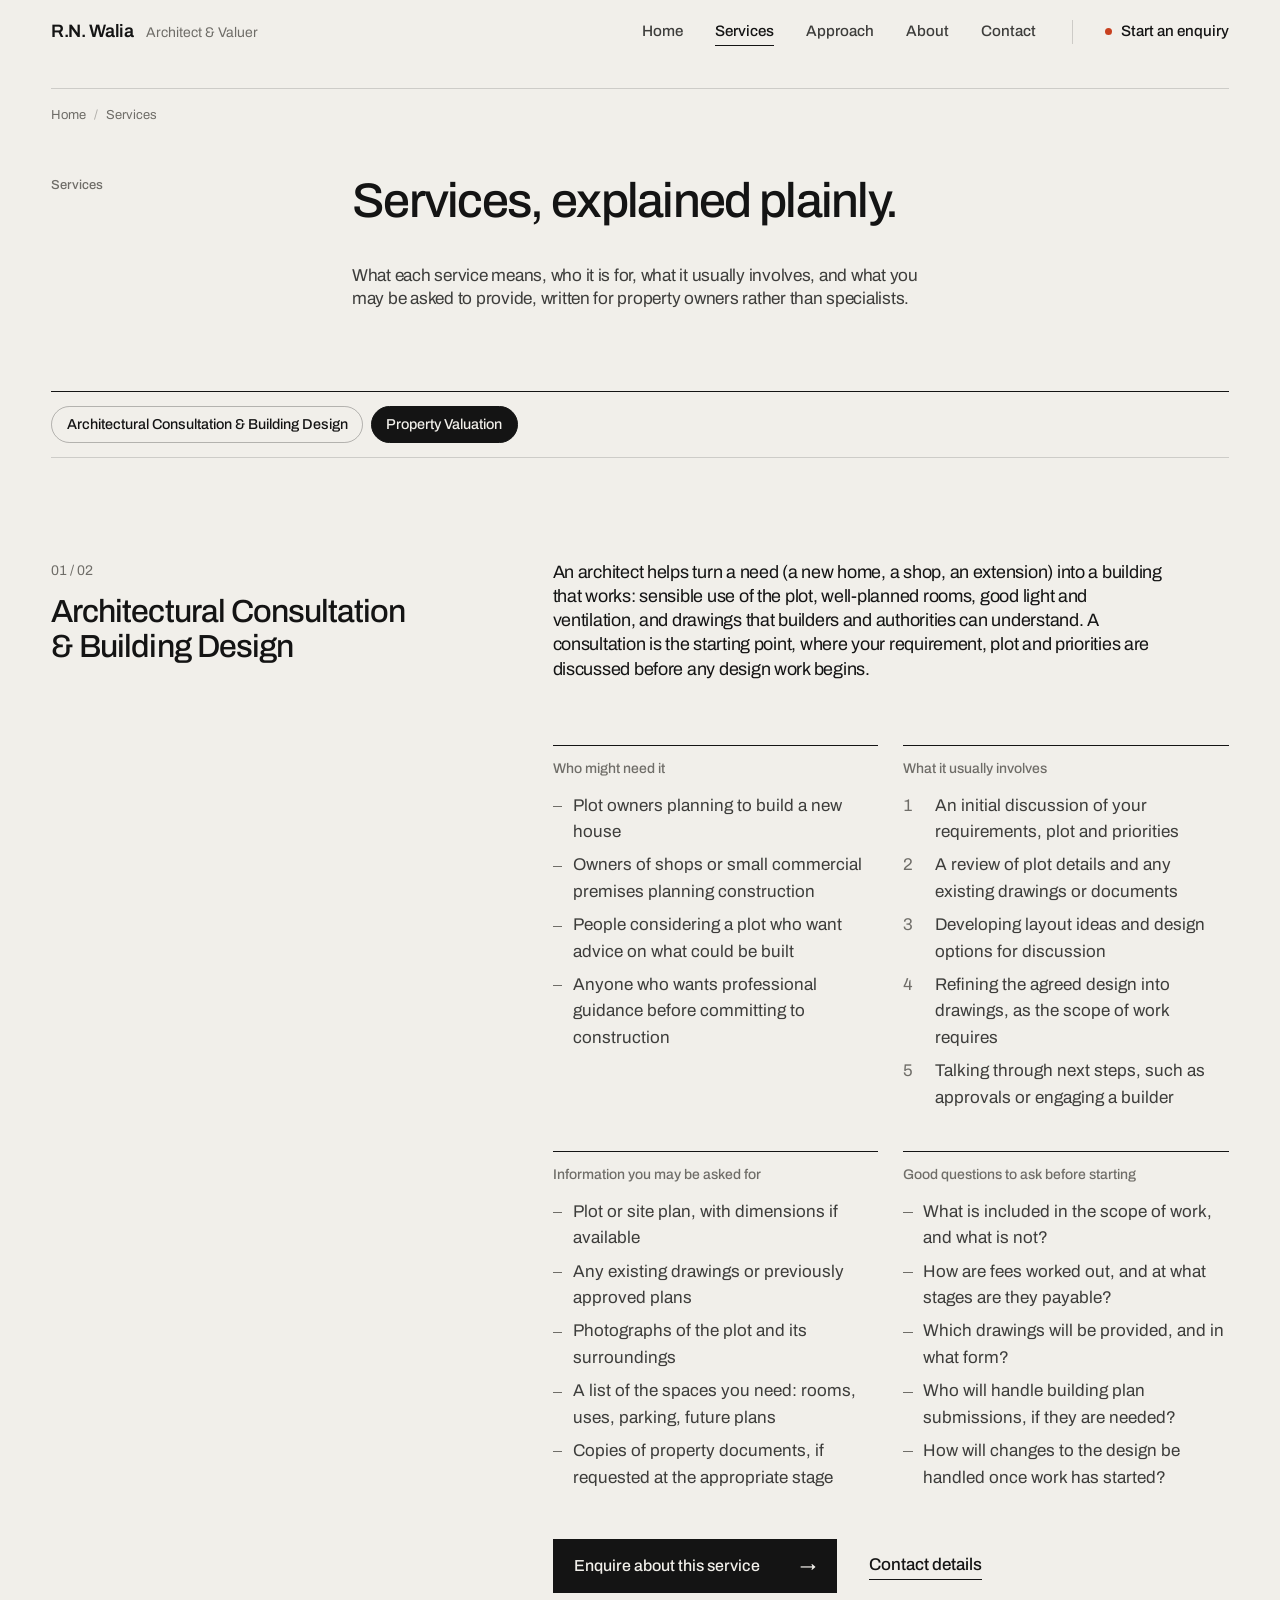
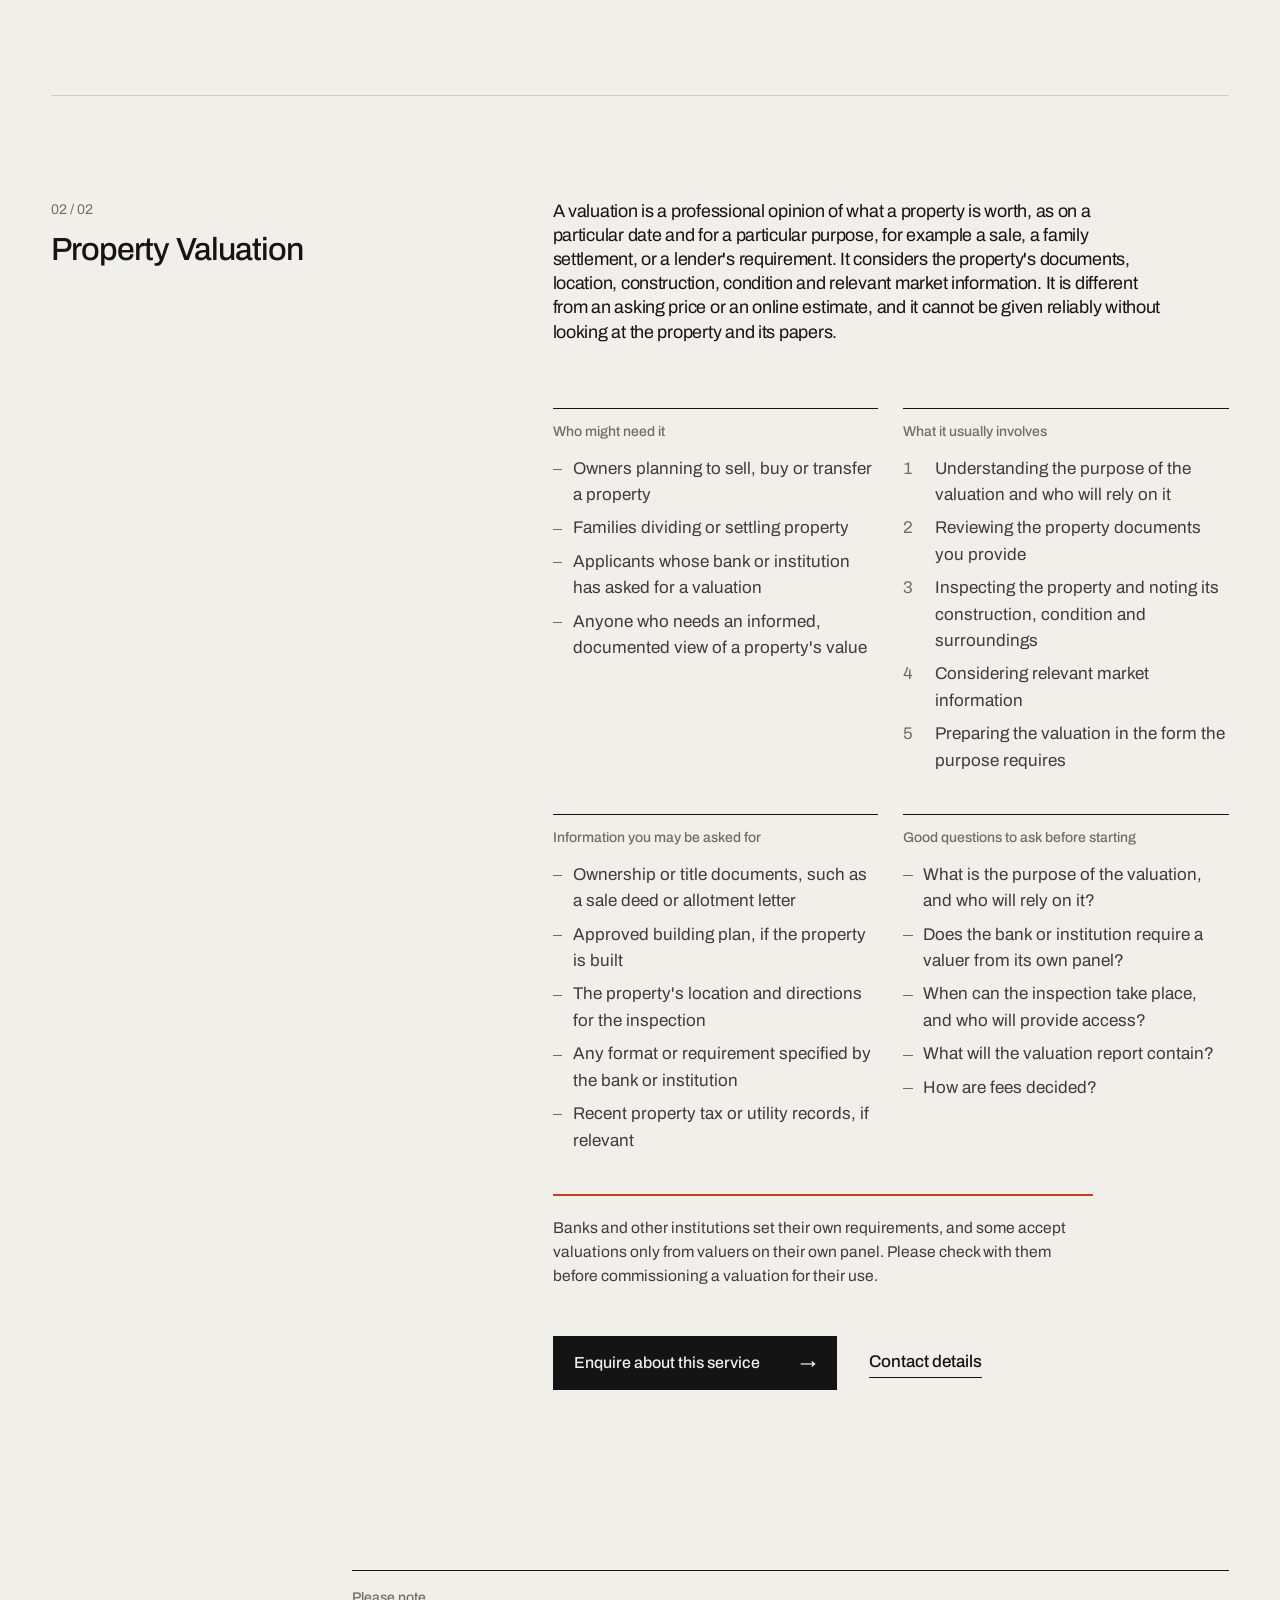
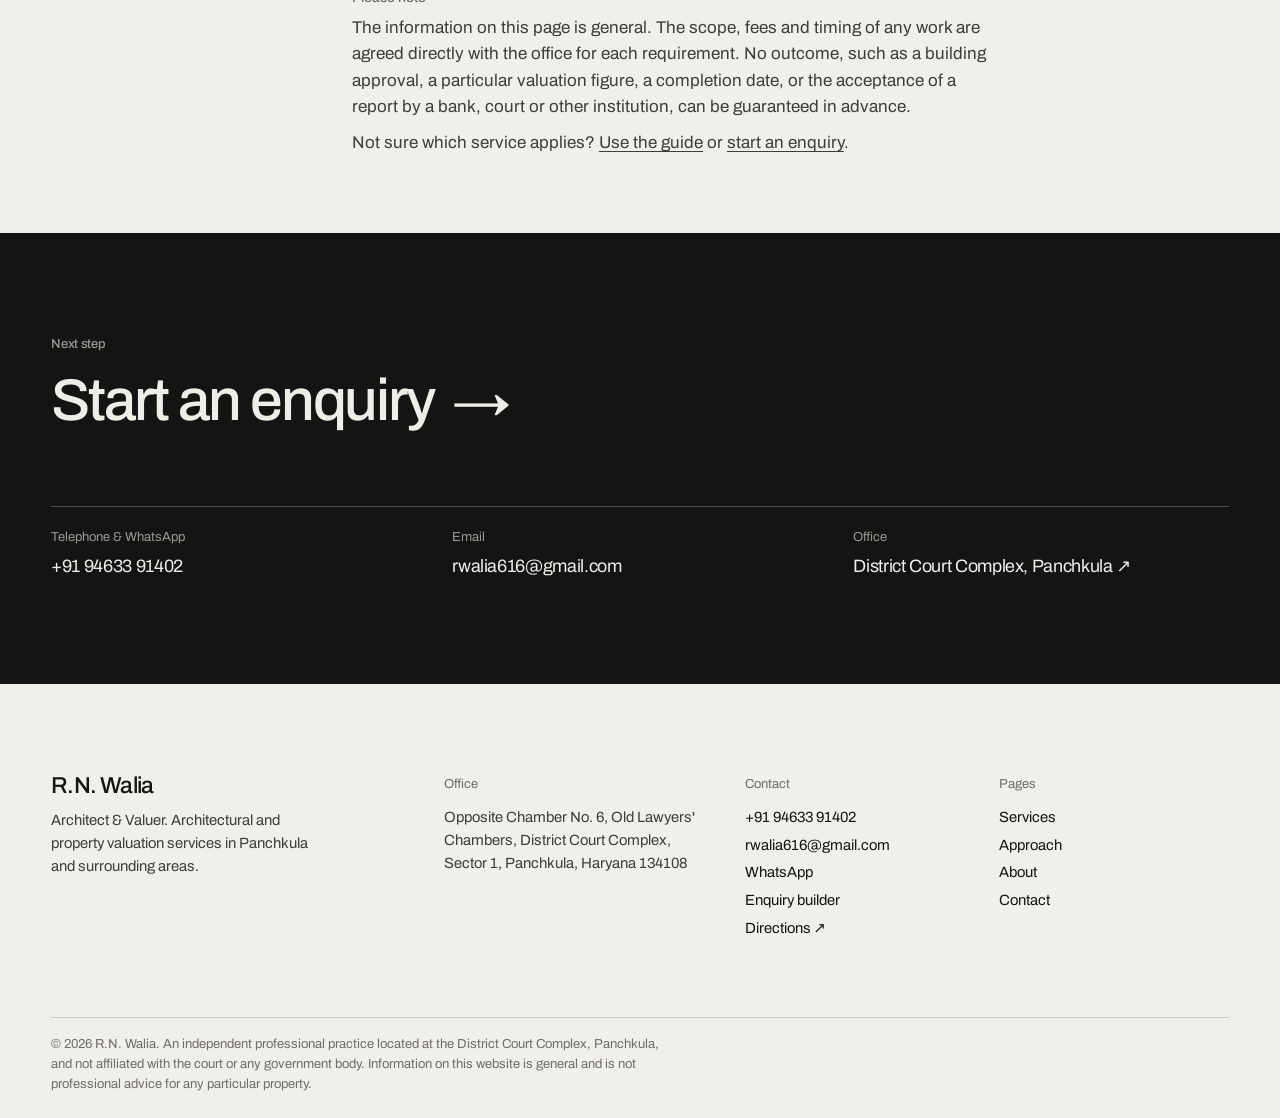
<file: services.html>
<!doctype html>
<html lang="en-IN">
<head>
<meta charset="utf-8">
<meta name="viewport" content="width=device-width, initial-scale=1">
<title>Services: Architectural Consultation &amp; Property Valuation | R.N. Walia, Panchkula</title>
<meta name="description" content="Architectural consultation, building design and property valuation by R.N. Walia, Architect &amp; Valuer, Panchkula. Plain-English explanations of each service, what it involves and what to prepare.">
<link rel="canonical" href="https://nikeshwalia.github.io/rn-walia/services.html">
<meta property="og:type" content="website">
<meta property="og:site_name" content="R.N. Walia, Architect &amp; Valuer">
<meta property="og:title" content="Services: Architectural Consultation &amp; Property Valuation | R.N. Walia, Panchkula">
<meta property="og:description" content="Architectural consultation, building design and property valuation by R.N. Walia, Architect &amp; Valuer, Panchkula. Plain-English explanations of each service, what it involves and what to prepare.">
<meta property="og:url" content="https://nikeshwalia.github.io/rn-walia/services.html">
<meta property="og:image" content="https://nikeshwalia.github.io/rn-walia/assets/img/og-image.png">
<meta property="og:image:width" content="1200">
<meta property="og:image:height" content="630">
<meta property="og:image:alt" content="R.N. Walia, Architect &amp; Valuer, Panchkula">
<meta property="og:locale" content="en_IN">
<meta name="twitter:card" content="summary_large_image">
<meta name="theme-color" content="#f1efea">
<link rel="icon" href="assets/img/favicon.svg" type="image/svg+xml">
<link rel="icon" href="assets/img/favicon-32.png" sizes="32x32" type="image/png">
<link rel="apple-touch-icon" href="assets/img/apple-touch-icon.png">
<link rel="manifest" href="site.webmanifest">
<link rel="preconnect" href="https://fonts.googleapis.com">
<link rel="preconnect" href="https://fonts.gstatic.com" crossorigin>
<link rel="stylesheet" href="https://fonts.googleapis.com/css2?family=Archivo:wdth,wght@62..125,300..700&amp;display=swap">
<link rel="stylesheet" href="assets/css/styles.css">
<script>document.documentElement.classList.add("js")</script>
</head>
<body data-page="services" data-dock>
<a class="skip-link" href="#main">Skip to content</a>
<div class="preview-bar" id="preview-bar" hidden></div>

<header class="site-header" id="site-header">
  <div class="wrap header-inner">
    <a class="brand" href="index.html" aria-label="R.N. Walia, Architect and Valuer, home page"><span class="brand-name">R.N. Walia</span><span class="brand-role">Architect &amp; Valuer</span></a>
    <nav class="site-nav" aria-label="Primary">
      <button class="nav-toggle" type="button" aria-expanded="false" aria-controls="nav-menu"><span class="nav-toggle-label">Menu</span><span class="nav-toggle-lines" aria-hidden="true"></span></button>
      <div class="nav-menu" id="nav-menu">
        <ul class="nav-list">
          <li><a href="index.html" data-nav="home">Home</a></li>
          <li><a href="services.html" data-nav="services">Services</a></li>
          <li><a href="approach.html" data-nav="approach">Approach</a></li>
          <li data-portfolio-link hidden><a href="portfolio.html" data-nav="portfolio">Portfolio</a></li>
          <li><a href="about.html" data-nav="about">About</a></li>
          <li><a href="contact.html" data-nav="contact">Contact</a></li>
        </ul>
        <div class="nav-extra">
          <a href="enquiry.html">Start an enquiry →</a>
          <a data-contact="phone" href="#" hidden><span data-contact-text></span></a>
          <a data-contact="email" href="#" hidden><span data-contact-text></span></a>
          <span>District Court Complex, Sector 1, Panchkula</span>
        </div>
        <a class="nav-cta" href="enquiry.html"><span class="dot" aria-hidden="true"></span>Start an enquiry</a>
      </div>
    </nav>
  </div>
</header>

<main id="main">

  <section class="page-hero" aria-labelledby="page-title">
    <div class="wrap">
      <ol class="crumbs"><li><a href="index.html">Home</a></li><li><span aria-current="page">Services</span></li></ol>
      <div class="grid">
        <p class="label c-label">Services</p>
        <div class="c-main">
          <h1 id="page-title" class="t-xl reveal">Services, explained plainly.</h1>
          <p class="t-m ph-lede t-body reveal" style="--i:1">What each service means, who it is for, what it usually involves, and what you may be asked to provide, written for property owners rather than specialists.</p>
        </div>
      </div>
    </div>
  </section>

  <div class="wrap">
    <nav class="svc-nav" id="svc-jump" aria-label="Jump to a service"></nav>
    <div id="services-list"></div>
    <noscript><p>Service details need JavaScript to display. Please see the <a class="inline-link" href="contact.html">contact page</a>.</p></noscript>
  </div>

  <section class="section-sm">
    <div class="wrap grid">
      <div class="c-main">
        <aside class="note" aria-labelledby="notice-title">
          <h2 id="notice-title">Please note</h2>
          <p>The information on this page is general. The scope, fees and timing of any work are agreed directly with the office for each requirement. No outcome, such as a building approval, a particular valuation figure, a completion date, or the acceptance of a report by a bank, court or other institution, can be guaranteed in advance.</p>
          <p>Not sure which service applies? <a class="inline-link" href="index.html#guide-h">Use the guide</a> or <a class="inline-link" href="enquiry.html">start an enquiry</a>.</p>
        </aside>
      </div>
    </div>
  </section>

  <section class="section dark" aria-labelledby="next-h">
    <div class="wrap">
      <h2 id="next-h" class="label reveal">Next step</h2>
      <a class="cta-big reveal" href="enquiry.html">Start an enquiry <span class="arr" aria-hidden="true">→</span></a>
      <div class="cta-contacts reveal">
        <div data-requires-phone hidden><span>Telephone &amp; WhatsApp</span><a data-contact="phone" href="#" hidden><span data-contact-text></span></a></div>
        <div data-requires-email hidden><span>Email</span><a data-contact="email" href="#" hidden><span data-contact-text></span></a></div>
        <div><span>Office</span><a data-contact="directions" href="https://www.google.com/maps/dir/?api=1&amp;destination=District%20Court%20Complex%2C%20Sector%201%2C%20Panchkula%2C%20Haryana%20134108" target="_blank" rel="noopener">District Court Complex, Panchkula ↗</a></div>
      </div>
    </div>
  </section>

</main>

<footer class="site-footer">
  <div class="wrap">
    <div class="footer-grid">
      <div>
        <span class="f-brand">R.N. Walia</span>
        <p>Architect &amp; Valuer. Architectural and property valuation services in Panchkula and surrounding areas.</p>
      </div>
      <div>
        <span class="f-label">Office</span>
        <address><span data-bind="office.street">Opposite Chamber No. 6, Old Lawyers' Chambers, District Court Complex, Sector 1</span>, <span data-bind="office.locality">Panchkula</span>, <span data-bind="office.region">Haryana</span> <span data-bind="office.postalCode">134108</span></address>
      </div>
      <div>
        <span class="f-label">Contact</span>
        <ul>
          <li><a data-contact="phone" href="#" hidden><span data-contact-text></span></a></li>
          <li><a data-contact="email" href="#" hidden><span data-contact-text></span></a></li>
          <li><a data-contact="whatsapp" href="#" hidden>WhatsApp</a></li>
          <li><a href="enquiry.html">Enquiry builder</a></li>
          <li><a data-contact="directions" href="https://www.google.com/maps/dir/?api=1&amp;destination=District%20Court%20Complex%2C%20Sector%201%2C%20Panchkula%2C%20Haryana%20134108" target="_blank" rel="noopener">Directions ↗</a></li>
        </ul>
      </div>
      <div>
        <span class="f-label">Pages</span>
        <ul>
          <li><a href="services.html">Services</a></li>
          <li><a href="approach.html">Approach</a></li>
          <li><a href="about.html">About</a></li>
          <li><a href="contact.html">Contact</a></li>
        </ul>
      </div>
    </div>
    <div class="footer-legal">
      <p>© <span data-year>2026</span> R.N. Walia. An independent professional practice located at the District Court Complex, Panchkula, and not affiliated with the court or any government body. Information on this website is general and is not professional advice for any particular property.</p>
    </div>
  </div>
</footer>

<script src="assets/js/config.js"></script>
<script src="assets/js/app.js"></script>
</body>
</html>
</file>
<file: assets/css/styles.css>
/* =====================================================================
   R.N. Walia / styles
   Swiss-grid layout, one typeface (Archivo), concrete and ink.
   ===================================================================== */

/* ---------- Tokens ---------- */
:root {
  --bg: #f1efea;
  --bg-2: #e7e4dd;
  --ink: #141414;
  --ink-2: #3d3d3b;
  --muted: #6f6d68;
  --rule: rgba(20, 20, 20, 0.16);
  --accent: #c8401f;
  --dark: #141414;
  --on-dark: #efede8;
  --on-dark-muted: #9b9890;
  --concrete: #cdc8bd;
  --danger: #b02a17;
  --ok: #2c6a3f;

  --font: "Archivo", "Helvetica Neue", Arial, system-ui, sans-serif;
  --pad: clamp(20px, 4vw, 56px);
  --gap: clamp(16px, 2vw, 28px);
  --maxw: 1360px;
  --header-h: 64px;
  --ease: cubic-bezier(0.2, 0.7, 0.1, 1);
}

/* ---------- Base ---------- */
*, *::before, *::after { box-sizing: border-box; }
html { -webkit-text-size-adjust: 100%; scroll-behavior: smooth; scroll-padding-top: calc(var(--header-h) + 24px); }
body {
  margin: 0;
  background: var(--bg);
  color: var(--ink);
  font-family: var(--font);
  font-size: 1.0625rem;
  line-height: 1.55;
  -webkit-font-smoothing: antialiased;
  overflow-x: hidden;
}
img, svg { display: block; max-width: 100%; }
img { height: auto; }
a { color: inherit; text-decoration: none; }
p { margin: 0 0 1em; }
ul, ol { margin: 0; padding: 0; list-style: none; }
h1, h2, h3, h4 { margin: 0; font-weight: 500; line-height: 1.05; letter-spacing: -0.025em; overflow-wrap: break-word; }
address { font-style: normal; }
button, input, select, textarea { font: inherit; color: inherit; }
[hidden] { display: none !important; }
::selection { background: var(--ink); color: var(--bg); }
:focus-visible { outline: 2px solid var(--accent); outline-offset: 3px; }

.visually-hidden {
  position: absolute !important; width: 1px; height: 1px; padding: 0; margin: -1px;
  overflow: hidden; clip: rect(0 0 0 0); white-space: nowrap; border: 0;
}
.skip-link { position: absolute; left: 1rem; top: -100px; z-index: 300; background: var(--ink); color: var(--bg); padding: 0.75rem 1rem; }
.skip-link:focus { top: 1rem; }

.wrap { width: 100%; max-width: var(--maxw); margin: 0 auto; padding: 0 var(--pad); }

/* 12-column grid */
.grid { display: grid; grid-template-columns: repeat(12, minmax(0, 1fr)); column-gap: var(--gap); }
.grid > * { grid-column: 1 / -1; min-width: 0; }
@media (min-width: 900px) {
  .c-label { grid-column: 1 / span 3 !important; }
  .c-main { grid-column: 4 / -1 !important; }
  .c-main-8 { grid-column: 4 / span 7 !important; }
  .c-half-l { grid-column: 1 / span 6 !important; }
  .c-half-r { grid-column: 7 / -1 !important; }
}

/* ---------- Type ---------- */
.label { font-size: 0.8125rem; font-weight: 500; color: var(--muted); margin: 0 0 1rem; line-height: 1.4; }
.dark .label { color: var(--on-dark-muted); }
.t-xl { font-size: clamp(2.2rem, 3.8vw, 3.75rem); line-height: 1.04; letter-spacing: -0.035em; text-wrap: balance; }
.t-l { font-size: clamp(1.5rem, 2.3vw, 2.25rem); line-height: 1.15; letter-spacing: -0.025em; text-wrap: balance; }
.t-statement { font-size: clamp(1.4rem, 2.1vw, 2rem); line-height: 1.3; letter-spacing: -0.02em; font-weight: 400; }
.t-m { font-size: clamp(1.075rem, 1.3vw, 1.25rem); line-height: 1.3; letter-spacing: -0.015em; }
.t-body { color: var(--ink-2); max-width: 60ch; }
.muted { color: var(--muted); }
.small { font-size: 0.9rem; }
.dark .t-body { color: var(--on-dark-muted); }
.prose p { color: var(--ink-2); max-width: 62ch; }

/* ---------- Links & buttons ---------- */
.link {
  display: inline-flex; align-items: center; gap: 0.5em;
  font-weight: 500; padding-bottom: 2px;
  background: linear-gradient(currentColor, currentColor) 0 100% / 100% 1px no-repeat;
  transition: background-size 0.4s var(--ease), color 0.2s;
}
.link:hover { background-size: 0 1px; background-position: 100% 100%; }
.arr { display: inline-block; transition: transform 0.35s var(--ease); }
a:hover > .arr, button:hover > .arr { transform: translateX(4px); }
.inline-link { text-decoration: underline; text-decoration-thickness: 1px; text-underline-offset: 0.18em; }
.inline-link:hover { color: var(--accent); }

.btn {
  display: inline-flex; align-items: center; justify-content: space-between; gap: 2.5rem;
  min-height: 54px; padding: 0 1.25rem;
  background: var(--ink); color: var(--bg); border: 1px solid var(--ink); border-radius: 0;
  font-weight: 500; font-size: 1rem; cursor: pointer; text-align: left;
  transition: background 0.25s, color 0.25s, border-color 0.25s;
}
.btn:hover { background: var(--accent); border-color: var(--accent); }
.btn-line { background: transparent; color: var(--ink); }
.btn-line:hover { background: var(--ink); color: var(--bg); border-color: var(--ink); }
.btn-quiet { background: transparent; color: var(--ink); border-color: var(--rule); }
.btn-quiet:hover { border-color: var(--ink); background: transparent; color: var(--ink); }
.btn-block { width: 100%; }
.dark .btn { background: var(--on-dark); color: var(--dark); border-color: var(--on-dark); }
.dark .btn:hover { background: var(--accent); border-color: var(--accent); color: #fff; }
.dark .btn-line { background: transparent; color: var(--on-dark); border-color: rgba(239, 237, 232, 0.35); }
.btn-row { display: flex; flex-wrap: wrap; gap: 0.75rem; }

/* ---------- Preview bar ---------- */
.preview-bar { background: #1f3a5c; color: #fff; font-size: 0.8125rem; padding: 0.5rem var(--pad); text-align: center; }
.preview-bar a { color: #fff; text-decoration: underline; }
.badge-pending { display: inline-block; vertical-align: middle; font-size: 0.6875rem; font-weight: 600; letter-spacing: 0.02em; background: #1f3a5c; color: #fff; padding: 0.15rem 0.45rem; margin-left: 0.5rem; line-height: 1.4; }

/* ---------- Header ---------- */
.site-header { position: sticky; top: 0; z-index: 100; background: var(--bg); transition: box-shadow 0.3s; }
.site-header.is-scrolled { box-shadow: 0 1px 0 var(--rule); }
.header-inner { display: flex; align-items: center; justify-content: space-between; height: var(--header-h); gap: 1.5rem; }
.brand { display: inline-flex; align-items: baseline; gap: 0.75rem; white-space: nowrap; }
.brand-name { font-weight: 600; font-size: 1.125rem; letter-spacing: -0.02em; }
.brand-role { font-size: 0.875rem; color: var(--muted); }
@media (max-width: 400px) { .brand-role { display: none; } }

.nav-toggle {
  display: inline-flex; align-items: center; gap: 0.6rem; min-height: 44px; padding: 0;
  background: none; border: 0; cursor: pointer; font-weight: 500; font-size: 0.95rem;
}
.nav-toggle-lines { position: relative; width: 22px; height: 8px; }
.nav-toggle-lines::before, .nav-toggle-lines::after { content: ""; position: absolute; left: 0; width: 100%; height: 1.5px; background: currentColor; transition: transform 0.35s var(--ease), top 0.35s var(--ease); }
.nav-toggle-lines::before { top: 0; }
.nav-toggle-lines::after { top: 6.5px; }
.nav-open .nav-toggle { color: var(--on-dark); position: relative; z-index: 101; }
.nav-open .nav-toggle-lines::before { top: 3.25px; transform: rotate(45deg); }
.nav-open .nav-toggle-lines::after { top: 3.25px; transform: rotate(-45deg); }
.nav-open .brand { color: var(--on-dark); position: relative; z-index: 101; }
.nav-open .brand-role { color: var(--on-dark-muted); }
.nav-open .site-header { background: var(--dark); }

.nav-menu {
  position: fixed; inset: 0; z-index: 100;
  display: flex; flex-direction: column; justify-content: space-between;
  padding: calc(var(--header-h) + 2.5rem) var(--pad) 2rem;
  background: var(--dark); color: var(--on-dark);
  overflow-y: auto;
  clip-path: inset(0 0 100% 0);
  visibility: hidden;
  transition: clip-path 0.6s var(--ease), visibility 0s linear 0.6s;
}
.nav-open .nav-menu { clip-path: inset(0 0 0 0); visibility: visible; transition-delay: 0s; }
.nav-open { overflow: hidden; }
.nav-list a { display: block; padding: 0.3rem 0; font-size: clamp(2.4rem, 11vw, 4rem); font-weight: 500; letter-spacing: -0.04em; line-height: 1.05; }
.nav-list a[aria-current="page"] { color: var(--accent); }
.nav-extra { display: grid; gap: 0.4rem; padding-top: 2rem; margin-top: 2rem; border-top: 1px solid rgba(239, 237, 232, 0.2); font-size: 0.95rem; color: var(--on-dark-muted); }
.nav-extra a { color: var(--on-dark); }
.nav-cta { display: none; }
html:not(.js) .nav-toggle { display: none; }
html:not(.js) .nav-menu { position: static; clip-path: none; visibility: visible; background: none; color: inherit; padding: 0; }
html:not(.js) .nav-extra { display: none; }

@media (min-width: 960px) {
  .nav-toggle { display: none; }
  .nav-menu { position: static; flex-direction: row; align-items: center; gap: 2.25rem; padding: 0; background: none; color: inherit; overflow: visible; clip-path: none; visibility: visible; transition: none; }
  .nav-list { display: flex; gap: 2rem; }
  .nav-list a { font-size: 0.95rem; letter-spacing: 0; padding: 0.25rem 0; position: relative; color: var(--ink-2); }
  .nav-list a::after { content: ""; position: absolute; left: 0; bottom: -2px; width: 100%; height: 1px; background: currentColor; transform: scaleX(0); transform-origin: right; transition: transform 0.4s var(--ease); }
  .nav-list a:hover { color: var(--ink); }
  .nav-list a:hover::after { transform: scaleX(1); transform-origin: left; }
  .nav-list a[aria-current="page"] { color: var(--ink); }
  .nav-list a[aria-current="page"]::after { transform: scaleX(1); }
  .nav-extra { display: none; }
  .nav-cta { display: inline-flex; align-items: center; gap: 0.55rem; font-weight: 500; font-size: 0.95rem; padding-left: 2rem; border-left: 1px solid var(--rule); }
  .nav-cta .dot { width: 7px; height: 7px; border-radius: 50%; background: var(--accent); }
  .nav-cta:hover { color: var(--accent); }
}

/* ---------- Sections ---------- */
.section { padding: clamp(4.5rem, 8vw, 7.5rem) 0; position: relative; }
.section-sm { padding: clamp(3rem, 6vw, 5rem) 0; }
.alt { background: var(--bg-2); }
.dark { background: var(--dark); color: var(--on-dark); }
.section-title { margin-bottom: clamp(2.5rem, 5vw, 4.5rem); }

/* ---------- Home hero ---------- */
.hero { padding: clamp(2rem, 5vw, 4.5rem) 0 clamp(4rem, 7vw, 6rem); }
.hero-grid { display: grid; gap: 3rem var(--gap); }
@media (min-width: 1000px) { .hero-grid { grid-template-columns: minmax(0, 1fr) minmax(0, 1fr); column-gap: clamp(3rem, 6vw, 6rem); align-items: center; } }
.hero-title { font-size: clamp(2.3rem, 4vw, 3.9rem); line-height: 1.04; letter-spacing: -0.035em; font-weight: 500; margin: 0 0 1.5rem; max-width: 12.5em; text-wrap: balance; }
.hero-lede { font-size: clamp(1.075rem, 1.3vw, 1.2rem); line-height: 1.55; color: var(--ink-2); max-width: 40ch; margin: 0 0 2.25rem; }
.h-cta { display: grid; gap: 0.75rem; }
@media (min-width: 600px) { .h-cta { display: flex; flex-wrap: wrap; } }
.hero-facts { display: grid; grid-template-columns: repeat(auto-fit, minmax(9.5rem, 1fr)); gap: 1.25rem var(--gap); margin: clamp(2.5rem, 4vw, 3.5rem) 0 0; padding-top: 1.25rem; border-top: 1px solid var(--rule); font-size: 0.9rem; line-height: 1.4; }
.hero-facts dt { color: var(--muted); font-size: 0.8125rem; margin-bottom: 0.25rem; }
.hero-facts dd { margin: 0; }
.hero-facts a:hover { color: var(--accent); }

/* ---------- Massing model ---------- */
.model-fig { margin: 0; }
.model {
  position: relative; overflow: hidden; height: auto; aspect-ratio: 4 / 3;
  background: radial-gradient(120% 95% at 50% 35%, #f6f4ef 0%, #e8e4dc 70%, #e0dbd1 100%);
  cursor: grab; touch-action: pan-y; user-select: none; -webkit-user-select: none;
}
.model.is-dragging { cursor: grabbing; }
.model canvas { position: absolute; inset: 0; width: 100%; height: 100%; }
.model canvas:focus-visible { outline: 2px solid var(--accent); outline-offset: -4px; }
.model-tag { position: absolute; left: 16px; top: 14px; font-size: 0.75rem; color: var(--muted); pointer-events: none; }
.model-cap { display: flex; justify-content: space-between; flex-wrap: wrap; gap: 0.25rem 1rem; padding: 0.85rem 0 0; font-size: 0.8125rem; color: var(--muted); line-height: 1.4; }
.model-cap strong { color: var(--ink); font-weight: 500; }
@media (min-width: 1000px) { .hero-visual .model { aspect-ratio: auto; height: clamp(440px, 68vh, 640px); } }
.model-sm { aspect-ratio: 4 / 5; }

/* ---------- Statement ---------- */
.statement .t-statement { margin-bottom: 2.5rem; max-width: 24em; }
@media (min-width: 1100px) { .statement .prose { display: grid; grid-template-columns: 1fr 1fr; gap: var(--gap); } }

/* ---------- Index list (services) ---------- */
.index { border-top: 1px solid var(--ink); }
.index li { border-bottom: 1px solid var(--rule); }
.row {
  position: relative; display: grid; grid-template-columns: 2.5rem 1fr auto; gap: 0.5rem 1rem; align-items: baseline;
  padding: clamp(1.25rem, 2.6vw, 2.25rem) 0;
  transition: padding 0.45s var(--ease), color 0.3s;
}
.row-n { font-size: 0.875rem; color: var(--muted); font-variant-numeric: tabular-nums; }
.row-t { font-size: clamp(1.35rem, 2.1vw, 2rem); letter-spacing: -0.025em; line-height: 1.15; font-weight: 500; transition: color 0.3s; }
.row-d { grid-column: 2 / -1; color: var(--muted); max-width: 52ch; font-size: 0.975rem; margin: 0; }
.row-a { font-size: 1.5rem; line-height: 1; transition: transform 0.45s var(--ease), color 0.3s; }
@media (min-width: 900px) {
  .row { grid-template-columns: minmax(0, 3fr) minmax(0, 5fr) minmax(0, 3.4fr) 2rem; column-gap: var(--gap); }
  .row-d { grid-column: auto; }
}
a.row:hover { padding-left: 1rem; }
a.row:hover .row-t { color: var(--accent); }
a.row:hover .row-a { transform: translateX(6px); color: var(--accent); }
.index-foot { margin-top: 2rem; }

/* ---------- Guide ---------- */
.guide-opts { border: 0; margin: 0 0 2.5rem; padding: 0; min-width: 0; }
.guide-opts legend { padding: 0; }
.chips { display: flex; flex-wrap: wrap; gap: 0.5rem; }
.chip { position: relative; display: inline-block; }
.chip input { position: absolute; inset: 0; opacity: 0; margin: 0; width: 100%; height: 100%; cursor: pointer; }
.chip span {
  display: inline-flex; align-items: center; gap: 0.6rem; min-height: 48px; padding: 0.6rem 1.15rem;
  border: 1px solid rgba(20, 20, 20, 0.28); border-radius: 999px; font-weight: 500;
  transition: background 0.25s, color 0.25s, border-color 0.25s;
}
.chip span::before { content: ""; width: 8px; height: 8px; border-radius: 50%; border: 1px solid currentColor; transition: background 0.25s; flex: none; }
.chip:hover span { border-color: var(--ink); }
.chip input:checked + span { background: var(--ink); color: var(--bg); border-color: var(--ink); }
.chip input:checked + span::before { background: var(--accent); border-color: var(--accent); }
.chip input:focus-visible + span { outline: 2px solid var(--accent); outline-offset: 3px; }
.guide-panel { border-top: 1px solid var(--ink); padding-top: 2rem; min-height: 14rem; }
.guide-cols { display: grid; gap: 2rem var(--gap); }
@media (min-width: 900px) { .guide-cols { grid-template-columns: 5fr 3.5fr 3.5fr; } }
.guide-cols h3 { font-size: clamp(1.4rem, 2vw, 1.9rem); letter-spacing: -0.03em; margin-bottom: 1rem; }
.guide-cols h4 { font-size: 0.8125rem; font-weight: 500; color: var(--muted); margin: 0 0 0.75rem; letter-spacing: 0; }
.guide-cols p { color: var(--ink-2); }
.is-swapping .guide-cols { animation: rise 0.5s var(--ease); }
@keyframes rise { from { opacity: 0; transform: translateY(8px); } to { opacity: 1; transform: none; } }

.dash-list { display: grid; gap: 0.45rem; }
.dash-list li { position: relative; padding-left: 1.25rem; color: var(--ink-2); }
.dash-list li::before { content: ""; position: absolute; left: 0; top: 0.78em; width: 0.6rem; height: 1px; background: var(--muted); }
.n-list { counter-reset: n; display: grid; gap: 0.45rem; }
.n-list li { counter-increment: n; position: relative; padding-left: 2rem; color: var(--ink-2); }
.n-list li::before { content: counter(n); position: absolute; left: 0; color: var(--muted); font-variant-numeric: tabular-nums; }

/* ---------- Process ---------- */
.steps { display: grid; counter-reset: s; }
.step { counter-increment: s; padding: 1.5rem 0 2rem; border-top: 1px solid rgba(239, 237, 232, 0.25); display: grid; grid-template-columns: 3.5rem 1fr; column-gap: 1rem; }
.step::before { content: counter(s); font-size: clamp(1.9rem, 2.6vw, 2.6rem); line-height: 0.85; font-weight: 300; letter-spacing: -0.04em; color: var(--on-dark-muted); grid-row: span 2; }
.step h3 { font-size: 1.25rem; letter-spacing: -0.015em; margin-bottom: 0.5rem; line-height: 1.15; }
.step p { color: var(--on-dark-muted); margin: 0; font-size: 0.975rem; }
@media (min-width: 1000px) {
  .steps { grid-template-columns: repeat(5, minmax(0, 1fr)); column-gap: var(--gap); }
  .step { grid-template-columns: 1fr; padding-top: 1.25rem; }
  .step::before { grid-row: auto; margin-bottom: 2.5rem; }
  .js .steps .step { border-top-color: transparent; background: linear-gradient(rgba(239, 237, 232, 0.3), rgba(239, 237, 232, 0.3)) 0 0 / 0 1px no-repeat; transition: background-size 1.1s var(--ease); transition-delay: calc(var(--i, 0) * 0.12s); }
  .js .steps.is-in .step { background-size: 100% 1px; }
}
.light-steps .step { border-top-color: var(--rule); }
.light-steps .step::before { color: var(--muted); }
.light-steps .step p { color: var(--ink-2); }
@media (min-width: 1000px) {
  .light-steps.steps { grid-template-columns: 1fr; }
  .light-steps .step { grid-template-columns: 6rem 1fr; padding: 1.75rem 0 2.25rem; }
  .light-steps .step::before { margin: 0; }
  .js .light-steps .step { background-image: linear-gradient(var(--rule), var(--rule)); }
}
.footnote { margin-top: 2.5rem; font-size: 0.875rem; color: var(--muted); max-width: 60ch; }
.dark .footnote { color: var(--on-dark-muted); }

/* ---------- Areas & key-values ---------- */
.areas { border-top: 1px solid var(--ink); }
.areas li { display: flex; justify-content: space-between; align-items: baseline; gap: 1rem; padding: 0.9rem 0; border-bottom: 1px solid var(--rule); font-size: clamp(1.2rem, 1.7vw, 1.6rem); letter-spacing: -0.02em; line-height: 1.2; }
.areas li small { font-size: 0.8125rem; letter-spacing: 0; color: var(--muted); white-space: nowrap; }
.areas li.is-office small { color: var(--accent); }
.areas-compact li { font-size: 1.25rem; letter-spacing: -0.02em; padding: 0.6rem 0; }
.kv { display: grid; border-top: 1px solid var(--ink); margin: 0; }
.kv > div { display: grid; grid-template-columns: 7.5rem 1fr; gap: 1rem; padding: 0.9rem 0; border-bottom: 1px solid var(--rule); }
.kv dt { font-size: 0.8125rem; color: var(--muted); padding-top: 0.15rem; }
.kv dd { margin: 0; }
.kv a:not(.btn):hover { color: var(--accent); }
.kv-wide > div { grid-template-columns: 1fr; gap: 0.2rem; }
@media (min-width: 600px) { .kv-wide > div { grid-template-columns: 14rem 1fr; gap: 1.5rem; } }

/* ---------- CTA ---------- */
.cta-big { display: inline-flex; align-items: baseline; flex-wrap: wrap; gap: 0 0.3em; font-size: clamp(2.1rem, 4.6vw, 4.25rem); line-height: 1.02; letter-spacing: -0.035em; font-weight: 500; transition: color 0.3s; }
.cta-big .arr { font-weight: 300; }
.cta-big:hover { color: var(--accent); }
.cta-big:hover .arr { transform: translateX(0.12em); }
.cta-contacts { display: grid; gap: 1.5rem var(--gap); margin-top: clamp(3rem, 6vw, 5rem); padding-top: 1.25rem; border-top: 1px solid rgba(239, 237, 232, 0.25); }
@media (min-width: 900px) { .cta-contacts { grid-template-columns: repeat(3, minmax(0, 1fr)); } }
.cta-contacts a { font-size: clamp(1.05rem, 1.4vw, 1.3rem); letter-spacing: -0.02em; overflow-wrap: anywhere; }
.cta-contacts a:hover { color: var(--accent); }
.cta-contacts > div > span { display: block; font-size: 0.8125rem; color: var(--on-dark-muted); margin-bottom: 0.35rem; }

/* ---------- Page hero ---------- */
.page-hero { padding: clamp(1rem, 2vw, 1.5rem) 0 clamp(3rem, 5vw, 4.5rem); }
.page-hero .t-xl { max-width: 13em; }
.page-hero .ph-lede { margin-top: clamp(1.5rem, 3vw, 2.5rem); }
.crumbs { display: flex; gap: 0.5rem; font-size: 0.8125rem; color: var(--muted); margin-bottom: clamp(2rem, 4vw, 3.5rem); padding-top: 1rem; border-top: 1px solid var(--rule); }
.crumbs li + li::before { content: "/"; margin-right: 0.5rem; opacity: 0.5; }
.crumbs a:hover { color: var(--ink); }

/* ---------- Services page ---------- */
.svc-nav { display: flex; gap: 0.5rem; overflow-x: auto; padding: 0.85rem 0; border-top: 1px solid var(--ink); border-bottom: 1px solid var(--rule); scrollbar-width: none; position: sticky; top: var(--header-h); background: var(--bg); z-index: 5; }
.svc-nav::-webkit-scrollbar { display: none; }
.svc-nav a { flex: none; font-size: 0.9rem; font-weight: 500; padding: 0.4rem 0.9rem; border: 1px solid rgba(20, 20, 20, 0.28); border-radius: 999px; transition: background 0.2s, color 0.2s; white-space: nowrap; }
.svc-nav a:hover, .svc-nav a.is-active { background: var(--ink); color: var(--bg); border-color: var(--ink); }
.svc { padding: clamp(3.5rem, 8vw, 7rem) 0; border-bottom: 1px solid var(--rule); scroll-margin-top: calc(var(--header-h) + 60px); }
.svc:last-of-type { border-bottom: 0; }
.svc-layout { display: grid; grid-template-columns: repeat(12, minmax(0, 1fr)); column-gap: var(--gap); }
.svc-layout > * { grid-column: 1 / -1; min-width: 0; }
.svc-side { margin-bottom: 2rem; }
@media (min-width: 900px) {
  .svc-layout > .svc-side { grid-column: 1 / span 4; position: sticky; top: calc(var(--header-h) + 90px); align-self: start; }
  .svc-layout > .svc-body { grid-column: 6 / -1; }
}
.svc-side .row-n { display: block; margin-bottom: 0.75rem; }
.svc-side h2 { font-size: clamp(1.6rem, 2.5vw, 2.4rem); letter-spacing: -0.03em; line-height: 1.1; }
.svc-plain { font-size: clamp(1.1rem, 1.4vw, 1.3rem); line-height: 1.35; letter-spacing: -0.015em; margin-bottom: clamp(2.5rem, 5vw, 4rem); max-width: 34em; }
.svc-blocks { display: grid; gap: 2.5rem var(--gap); }
@media (min-width: 760px) { .svc-blocks { grid-template-columns: 1fr 1fr; } }
.svc-block { border-top: 1px solid var(--ink); padding-top: 1rem; }
.svc-block h3 { font-size: 0.875rem; font-weight: 500; letter-spacing: 0; color: var(--muted); margin-bottom: 1rem; }
.svc-note { margin-top: 2.5rem; padding: 1.25rem 0 0; border-top: 2px solid var(--accent); color: var(--ink-2); max-width: 60ch; font-size: 0.975rem; }
.svc-cta { display: flex; flex-wrap: wrap; align-items: center; gap: 1rem 2rem; margin-top: 3rem; }

.note { border-top: 1px solid var(--ink); padding-top: 1.25rem; display: grid; gap: 0.6rem; }
.note h2, .note h3 { font-size: 0.875rem; font-weight: 500; letter-spacing: 0; color: var(--muted); }
.note p { margin: 0; color: var(--ink-2); max-width: 64ch; }

/* ---------- FAQ ---------- */
.faq { border-top: 1px solid var(--ink); }
.faq details { border-bottom: 1px solid var(--rule); }
.faq summary { list-style: none; cursor: pointer; display: grid; grid-template-columns: 1fr 1.5rem; gap: 1.5rem; align-items: baseline; padding: 1.35rem 0; font-size: clamp(1.075rem, 1.4vw, 1.3rem); letter-spacing: -0.02em; line-height: 1.25; font-weight: 500; transition: color 0.2s; }
.faq summary::-webkit-details-marker { display: none; }
.faq summary::after { content: "+"; font-weight: 300; font-size: 1.6em; line-height: 0.6; text-align: right; transition: transform 0.35s var(--ease); }
.faq details[open] summary::after { transform: rotate(45deg); }
.faq summary:hover { color: var(--accent); }
.faq .answer { padding: 0 0 1.75rem; max-width: 64ch; color: var(--ink-2); }
.faq .answer p:last-child { margin: 0; }

/* ---------- About ---------- */
.portrait { margin: 0; }
.portrait img { width: 100%; aspect-ratio: 4 / 5; object-fit: cover; }
.portrait figcaption { font-size: 0.8125rem; color: var(--muted); padding-top: 0.75rem; }
.pull { font-size: clamp(1.35rem, 2vw, 1.9rem); line-height: 1.12; letter-spacing: -0.03em; margin: clamp(2.5rem, 5vw, 4rem) 0; max-width: 20em; }
.pull::before { content: ""; display: block; width: 3rem; height: 3px; background: var(--accent); margin-bottom: 1.5rem; }
.values { border-top: 1px solid var(--ink); }
.values li { display: grid; grid-template-columns: 2.5rem 1fr; gap: 0.4rem 1rem; padding: 1.4rem 0; border-bottom: 1px solid var(--rule); }
@media (min-width: 900px) { .values li { grid-template-columns: 3.5rem 5fr 6fr; gap: var(--gap); } }
.values .n { color: var(--muted); font-variant-numeric: tabular-nums; font-size: 0.875rem; }
.values h3 { font-size: clamp(1.2rem, 1.8vw, 1.6rem); letter-spacing: -0.02em; }
.values p { margin: 0; color: var(--muted); grid-column: 2; }
@media (min-width: 900px) { .values p { grid-column: auto; } }
.two-col { display: grid; gap: 3rem var(--gap); grid-template-columns: repeat(12, minmax(0, 1fr)); }
.two-col > * { grid-column: 1 / -1; min-width: 0; }
@media (min-width: 900px) { .two-col > .tc-a { grid-column: 1 / span 4; } .two-col > .tc-b { grid-column: 6 / -1; } }

/* ---------- Contact ---------- */
.big-contacts { display: grid; border-top: 1px solid var(--ink); }
.big-contacts a { display: flex; justify-content: space-between; align-items: baseline; gap: 1rem; padding: 1rem 0; border-bottom: 1px solid var(--rule); font-size: clamp(1.2rem, 1.8vw, 1.6rem); letter-spacing: -0.02em; line-height: 1.2; transition: color 0.2s; overflow-wrap: anywhere; }
.big-contacts a small { font-size: 0.8125rem; letter-spacing: 0; color: var(--muted); white-space: nowrap; }
.big-contacts a:hover { color: var(--accent); }
.map-frame { position: relative; aspect-ratio: 16 / 11; background: var(--bg-2); overflow: hidden; margin-top: 1.5rem; }
.map-frame iframe { position: absolute; inset: 0; width: 100%; height: 100%; border: 0; filter: grayscale(1) contrast(1.05); }
.map-placeholder { position: absolute; inset: 0; display: grid; align-content: end; justify-items: start; gap: 0.75rem; padding: 1.5rem; }
.map-placeholder svg { position: absolute; inset: 0; width: 100%; height: 100%; }
.map-placeholder svg path { fill: none; stroke: rgba(20, 20, 20, 0.13); stroke-width: 1; }
.map-placeholder .pin { position: absolute; left: 50%; top: 40%; width: 14px; height: 14px; background: var(--accent); border-radius: 50%; box-shadow: 0 0 0 8px rgba(200, 64, 31, 0.15); transform: translate(-50%, -50%); }
.map-placeholder p { position: relative; margin: 0; font-size: 0.875rem; color: var(--muted); max-width: 34ch; }
.map-placeholder .btn-row { position: relative; }
.hours-list { display: grid; gap: 0.25rem; }
.hours-list li { display: flex; gap: 1rem; justify-content: space-between; }

/* ---------- Forms ---------- */
.form-wrap { background: #fbfaf7; padding: clamp(1.5rem, 3.5vw, 3rem); }
.field { display: grid; gap: 0.4rem; margin-bottom: 1.5rem; }
.field label, .field .label-like { font-weight: 500; font-size: 0.95rem; }
.field .opt { font-weight: 400; color: var(--muted); }
.field .hint { font-size: 0.85rem; color: var(--muted); margin: 0; }
.input, .select, .textarea {
  width: 100%; min-height: 52px; padding: 0.75rem 0;
  background: transparent; border: 0; border-bottom: 1px solid var(--ink); border-radius: 0;
  font-size: 1.0625rem; transition: border-color 0.2s, box-shadow 0.2s;
}
.textarea { min-height: 130px; resize: vertical; line-height: 1.5; }
.select { appearance: none; -webkit-appearance: none; cursor: pointer; background-image: linear-gradient(45deg, transparent 50%, var(--ink) 50%), linear-gradient(135deg, var(--ink) 50%, transparent 50%); background-position: calc(100% - 10px) 52%, calc(100% - 5px) 52%; background-size: 5px 5px; background-repeat: no-repeat; padding-right: 1.5rem; }
.input:focus, .select:focus, .textarea:focus { outline: none; border-bottom-color: var(--accent); box-shadow: 0 1px 0 var(--accent); }
.field.has-error .input, .field.has-error .select, .field.has-error .textarea { border-bottom-color: var(--danger); }
.error-msg { color: var(--danger); font-size: 0.875rem; margin: 0.25rem 0 0; }
.field-row { display: grid; gap: 0 var(--gap); }
@media (min-width: 600px) { .field-row { grid-template-columns: 1fr 1fr; } }
.privacy-note { font-size: 0.85rem; color: var(--muted); margin: 1.5rem 0; max-width: 60ch; }
.form-status { margin-top: 1rem; padding: 1rem 0; border-top: 2px solid var(--ok); font-size: 0.975rem; }
.form-status.err { border-color: var(--danger); color: var(--danger); }

.output { margin-top: 2rem; border-top: 1px solid var(--ink); }
.output-head { display: flex; justify-content: space-between; align-items: baseline; gap: 1rem; padding: 0.9rem 0; }
.output-head strong { font-weight: 500; }
.output-head .pill { font-size: 0.75rem; font-weight: 600; padding: 0.2rem 0.6rem; border: 1px solid var(--accent); color: var(--accent); border-radius: 999px; }
.status-note { padding: 1rem 1.15rem; background: var(--bg-2); font-size: 0.925rem; color: var(--ink-2); }
.status-note p { margin: 0; }
.output pre { margin: 0; padding: 1.25rem 0; white-space: pre-wrap; word-break: break-word; font-family: var(--font); font-size: 0.95rem; line-height: 1.6; max-height: 380px; overflow: auto; border-bottom: 1px solid var(--rule); }
.output-actions { display: grid; gap: 0.6rem; padding: 1.25rem 0 0; }
@media (min-width: 560px) { .output-actions { grid-template-columns: repeat(2, minmax(0, 1fr)); } }

/* ---------- Choices (wizard) ---------- */
.choice-list, .choice-grid { display: grid; border-top: 1px solid var(--ink); }
@media (min-width: 640px) { .choice-grid { grid-template-columns: 1fr 1fr; column-gap: var(--gap); } }
.choice { position: relative; display: block; border-bottom: 1px solid var(--rule); }
.choice input { position: absolute; opacity: 0; inset: 0; width: 100%; height: 100%; margin: 0; cursor: pointer; z-index: 1; }
.choice-face { display: flex; align-items: center; gap: 1rem; min-height: 64px; padding: 0.9rem 0; transition: padding 0.35s var(--ease), color 0.2s; }
.choice-face .label { font-size: 1.125rem; font-weight: 500; letter-spacing: -0.01em; line-height: 1.3; color: var(--ink); margin: 0; }
.choice-face .sub { display: block; font-size: 0.875rem; color: var(--muted); font-weight: 400; }
.choice-face .tick { margin-left: auto; width: 22px; height: 22px; flex: none; border: 1px solid var(--ink); border-radius: 50%; display: grid; place-items: center; transition: background 0.2s, border-color 0.2s; }
.choice-face .tick::after { content: ""; width: 8px; height: 8px; border-radius: 50%; background: #fff; transform: scale(0); transition: transform 0.25s var(--ease); }
.choice input[type="checkbox"] + .choice-face .tick { border-radius: 0; }
.choice input[type="checkbox"] + .choice-face .tick::after { border-radius: 0; width: 10px; height: 6px; background: none; border: solid #fff; border-width: 0 0 2px 2px; transform: rotate(-45deg) scale(0); margin-top: -3px; }
.choice:hover .choice-face, .choice input:checked + .choice-face { padding-left: 0.6rem; }
.choice input:checked + .choice-face .tick { background: var(--accent); border-color: var(--accent); }
.choice input:checked + .choice-face .tick::after { transform: scale(1); }
.choice input[type="checkbox"]:checked + .choice-face .tick::after { transform: rotate(-45deg) scale(1); }
.choice input:focus-visible + .choice-face { outline: 2px solid var(--accent); outline-offset: 2px; }

/* ---------- Wizard ---------- */
.wiz-steps { display: flex; overflow-x: auto; scrollbar-width: none; border-top: 1px solid var(--ink); margin-bottom: clamp(2rem, 4vw, 3.5rem); }
.wiz-steps::-webkit-scrollbar { display: none; }
.wiz-steps li { flex: 1 0 auto; padding: 0.85rem 1.25rem 0 0; font-size: 0.8125rem; color: var(--muted); position: relative; white-space: nowrap; }
.wiz-steps li::before { content: ""; position: absolute; left: 0; right: 0; top: -1px; height: 3px; background: transparent; transition: background 0.3s; }
.wiz-steps li .n { font-variant-numeric: tabular-nums; margin-right: 0.4rem; }
.wiz-steps li.is-done { color: var(--ink); }
.wiz-steps li.is-done::before { background: var(--ink); }
.wiz-steps li.is-current { color: var(--ink); font-weight: 600; }
.wiz-steps li.is-current::before { background: var(--accent); }
@media (max-width: 899px) { .wiz-steps li:not(.is-current) .t { display: none; } .wiz-steps li { flex: 1 1 auto; padding-right: 0.75rem; } }
.wiz-layout { display: grid; grid-template-columns: repeat(12, minmax(0, 1fr)); column-gap: var(--gap); }
.wiz-layout > * { grid-column: 1 / -1; min-width: 0; }
@media (min-width: 1000px) { .wiz-layout > .wiz-main { grid-column: 1 / span 8; } .wiz-layout > .wiz-aside { grid-column: 10 / -1; } }
.wiz-aside { margin-top: 3rem; font-size: 0.925rem; color: var(--muted); }
@media (min-width: 1000px) { .wiz-aside { margin-top: 0; position: sticky; top: calc(var(--header-h) + 2rem); align-self: start; } }
.wiz-aside p { max-width: 36ch; }
.wiz-aside strong { color: var(--ink); font-weight: 500; display: block; margin-bottom: 0.25rem; }
.wiz-step { border: 0; margin: 0; padding: 0; min-width: 0; }
.wiz-step legend { padding: 0; float: left; width: 100%; }
.wiz-step legend + * { clear: both; }
.wiz-step .q { display: block; font-size: clamp(1.6rem, 2.8vw, 2.5rem); line-height: 1.1; letter-spacing: -0.03em; font-weight: 500; margin-bottom: 1rem; max-width: 18em; }
.wiz-step .q-sub { color: var(--muted); margin: 0 0 2rem; max-width: 56ch; }
.wiz-step:focus { outline: none; }
.js .wiz-step.is-entering { animation: rise 0.45s var(--ease); }
.wiz-nav { display: flex; justify-content: space-between; gap: 0.75rem; margin-top: 2.5rem; }
.wiz-nav [data-next] { margin-left: auto; min-width: 180px; }
.wiz-error { margin: 0.5rem 0 0; }
.review { border-top: 1px solid var(--ink); margin: 0 0 1.5rem; }
.review div { display: grid; grid-template-columns: 1fr auto; gap: 0.25rem 1rem; padding: 1rem 0; border-bottom: 1px solid var(--rule); }
@media (min-width: 640px) { .review div { grid-template-columns: 12rem 1fr auto; } }
.review dt { font-size: 0.8125rem; color: var(--muted); padding-top: 0.15rem; }
.review dd { margin: 0; white-space: pre-wrap; word-break: break-word; }
@media (max-width: 639px) { .review dd { grid-column: 1 / -1; grid-row: 2; } }
.review .edit { background: none; border: 0; padding: 0; cursor: pointer; font-size: 0.875rem; font-weight: 500; text-decoration: underline; text-underline-offset: 0.2em; min-height: 32px; }
.review .edit:hover { color: var(--accent); }

/* ---------- Portfolio ---------- */
.projects { display: grid; gap: clamp(3rem, 6vw, 5rem) var(--gap); }
@media (min-width: 760px) { .projects { grid-template-columns: 1fr 1fr; } }
.project-media { aspect-ratio: 4 / 3; background: var(--bg-2); overflow: hidden; position: relative; }
.project-media img { width: 100%; height: 100%; object-fit: cover; transition: transform 0.8s var(--ease); }
.project-media button { all: unset; display: block; width: 100%; height: 100%; cursor: zoom-in; }
.project-media button:focus-visible { outline: 2px solid var(--accent); outline-offset: -4px; }
.project:hover .project-media img { transform: scale(1.03); }
.project-media .ph { width: 100%; height: 100%; fill: none; stroke: rgba(20, 20, 20, 0.2); stroke-width: 1; }
.project-body { padding-top: 1rem; }
.project-body h2 { font-size: clamp(1.4rem, 2.2vw, 2rem); letter-spacing: -0.03em; margin-bottom: 0.5rem; }
.project-meta { display: flex; flex-wrap: wrap; gap: 0.25rem 1rem; font-size: 0.8125rem; color: var(--muted); margin-bottom: 0.75rem; }
.lightbox { position: fixed; inset: 0; z-index: 400; background: rgba(15, 15, 15, 0.95); display: grid; place-items: center; padding: 1.5rem; }
.lightbox img { max-height: 82vh; width: auto; max-width: 100%; }
.lightbox figcaption { color: var(--on-dark); font-size: 0.9rem; text-align: center; margin-top: 0.75rem; }
.lightbox-close { position: absolute; top: 1rem; right: 1rem; }
.lightbox .btn { background: transparent; color: var(--on-dark); border-color: rgba(239, 237, 232, 0.4); }

/* ---------- Footer ---------- */
.site-footer { padding: clamp(3.5rem, 7vw, 6rem) 0 calc(1.5rem + var(--dock-h, 0px)); border-top: 1px solid var(--ink); font-size: 0.925rem; }
.footer-grid { display: grid; gap: 2.5rem var(--gap); grid-template-columns: repeat(2, minmax(0, 1fr)); }
.footer-grid > :first-child { grid-column: 1 / -1; }
@media (min-width: 900px) { .footer-grid { grid-template-columns: 4fr 3fr 2.5fr 2.5fr; } .footer-grid > :first-child { grid-column: auto; } }
.f-label { display: block; font-size: 0.8125rem; color: var(--muted); margin-bottom: 0.75rem; }
.footer-grid ul { display: grid; gap: 0.3rem; }
.footer-grid li:has(> [hidden]:only-child) { display: none; }
.footer-grid a:hover { color: var(--accent); }
.f-brand { font-size: clamp(1.35rem, 1.8vw, 1.6rem); letter-spacing: -0.035em; font-weight: 500; line-height: 1; margin-bottom: 0.75rem; display: block; }
.footer-grid p, .footer-grid address { margin: 0; color: var(--ink-2); max-width: 34ch; }
.footer-legal { display: flex; flex-wrap: wrap; justify-content: space-between; gap: 0.5rem 2rem; margin-top: clamp(3rem, 6vw, 5rem); padding-top: 1rem; border-top: 1px solid var(--rule); font-size: 0.8125rem; color: var(--muted); }
.footer-legal p { margin: 0; max-width: 90ch; }

/* ---------- Mobile dock ---------- */
.mobile-dock {
  position: fixed; left: 0; right: 0; bottom: 0; z-index: 90;
  display: grid; grid-auto-flow: column; grid-auto-columns: 1fr;
  background: var(--ink); color: var(--bg);
  padding-bottom: env(safe-area-inset-bottom);
  transform: translateY(110%); transition: transform 0.45s var(--ease);
}
.mobile-dock.is-visible { transform: none; }
.mobile-dock a { display: flex; align-items: center; justify-content: center; gap: 0.45rem; min-height: 56px; padding: 0.4rem; font-size: 0.875rem; font-weight: 500; border-right: 1px solid rgba(239, 237, 232, 0.14); }
.mobile-dock a:last-child { border-right: 0; background: var(--accent); color: #fff; }
.mobile-dock svg { width: 18px; height: 18px; fill: none; stroke: currentColor; stroke-width: 1.5; flex: none; }
.mobile-dock a:focus-visible { outline-color: #fff; outline-offset: -4px; }
@media (max-width: 380px) { .mobile-dock svg { display: none; } }
@media (min-width: 960px) { .mobile-dock { display: none; } }

/* ---------- Toast ---------- */
.toast { position: fixed; left: 50%; bottom: calc(1.5rem + var(--dock-h, 0px)); z-index: 500; transform: translate(-50%, 16px); opacity: 0; pointer-events: none; background: var(--ink); color: var(--bg); padding: 0.85rem 1.25rem; font-size: 0.925rem; transition: opacity 0.25s, transform 0.35s var(--ease); max-width: calc(100% - 2rem); }
.toast.is-on { opacity: 1; transform: translate(-50%, 0); }

/* ---------- Reveal ---------- */
.js .reveal { opacity: 0; transform: translateY(14px); transition: opacity 0.9s var(--ease), transform 0.9s var(--ease); transition-delay: calc(var(--i, 0) * 0.07s); }
.js .reveal.is-in { opacity: 1; transform: none; }

/* ---------- 404 ---------- */
.notfound { min-height: 65vh; display: grid; align-content: center; }

/* ---------- Reduced motion ---------- */
@media (prefers-reduced-motion: reduce) {
  html { scroll-behavior: auto; }
  *, *::before, *::after { animation-duration: 0.001ms !important; animation-iteration-count: 1 !important; transition-duration: 0.001ms !important; transition-delay: 0s !important; }
  .js .reveal { opacity: 1; transform: none; }
}

/* ---------- Print ---------- */
@media print {
  .site-header, .mobile-dock, .site-footer, .wiz-steps, .wiz-nav, .wiz-aside, .output-actions, .btn, .preview-bar { display: none !important; }
  body { background: #fff; }
  .output pre { max-height: none; overflow: visible; }
}

/* ---------- Where (home) ---------- */
.where-grid { display: grid; gap: 3rem var(--gap); }
@media (min-width: 1100px) { .where-grid { grid-template-columns: 7fr 5fr; align-items: start; } }

/* ---------- Contact columns ---------- */
.contact-cols { display: grid; gap: 4rem var(--gap); grid-template-columns: repeat(12, minmax(0, 1fr)); }
.contact-cols > * { grid-column: 1 / -1; min-width: 0; }
@media (min-width: 1000px) { .contact-cols > .cc-info { grid-column: 1 / span 5; } .contact-cols > .cc-form { grid-column: 7 / -1; } }
@media (max-width: 899px) { .row-a { grid-column: 3; grid-row: 1; } }
.guide-panel { min-height: 0; }
</file>
